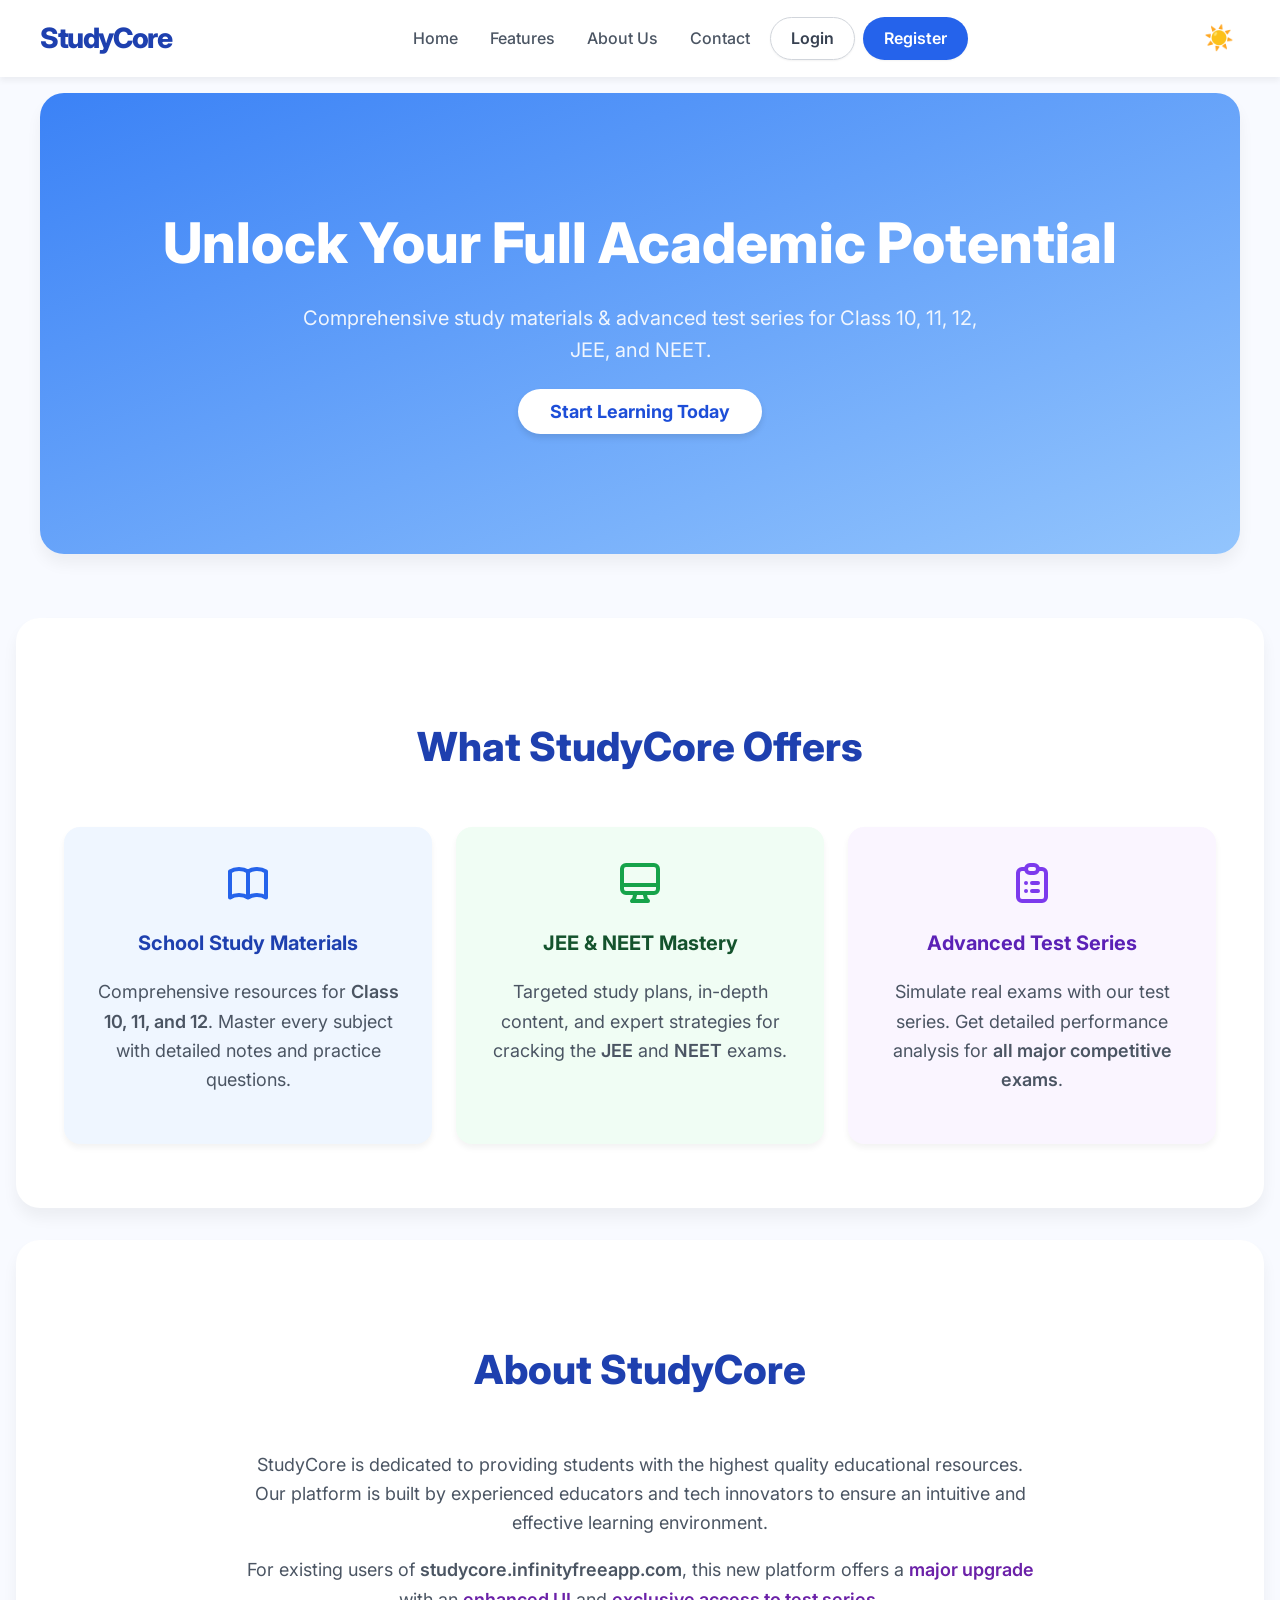
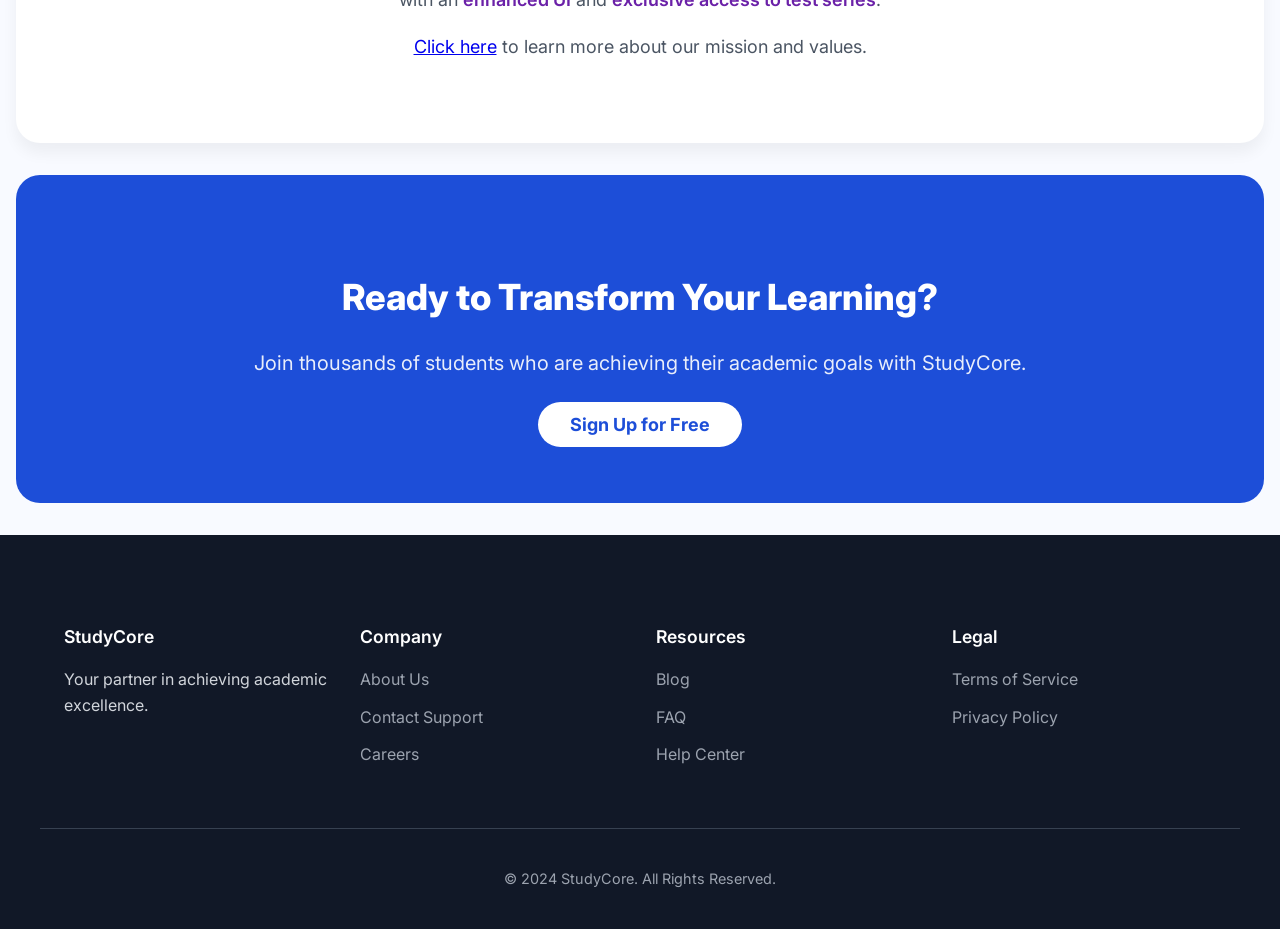
<file: index.html>
<!DOCTYPE html>
<html lang="en">
<head>
    <meta charset="UTF-8">
    <meta name="viewport" content="width=device-width, initial-scale=1.0">
    <title>StudyCore - Your Gateway to Academic Excellence</title>
    
    <!-- Google Fonts: Inter -->
    <link href="https://fonts.googleapis.com/css2?family=Inter:wght@400;500;600;700;800&display=swap" rel="stylesheet">

    <link rel="stylesheet" href="CSS/basicstyle.css">
</head>
<body>

    <!-- Navigation Bar -->
    <nav class="navbar">
        <div class="container navbar-content">
            <a href="#" class="navbar-brand">StudyCore</a>
            <!-- Links container with a new ID for JS targeting -->
            <div class="navbar-links" id="navbarLinks">
                <a href="#">Home</a>
                <a href="#features">Features</a>
                <a href="#about">About Us</a>
                <a href="#footer">Contact</a>
                <a href="Login/login.php" class="btn btn-secondary">Login</a>
                <a href="Login/register.php" class="btn btn-primary">Register</a>
            </div>
             <!-- Dark Mode Toggle and new Menu Toggle are grouped -->
            <div class="nav-controls">
                <button id="darkModeToggle" class="dark-mode-toggle" aria-label="Toggle dark mode">☀️</button>
                <!-- **NEW**: Hamburger Menu Button for mobile -->
                <button class="menu-toggle" id="menuToggle" aria-label="Toggle navigation menu">
                    <span class="hamburger-icon"></span>
                </button>
            </div>
        </div>
    </nav>

    <!-- Hero Section -->
    <header class="hero-section">
        <div class="container">
            <h1>Unlock Your Full Academic Potential</h1>
            <p>Comprehensive study materials & advanced test series for Class 10, 11, 12, JEE, and NEET.</p>
            <a href="Login/login.php" class="hero-btn">Start Learning Today</a>
        </div>
    </header>

    <main class="main-content">
        <!-- Features Section -->
        <section id="features" class="page-section">
            <div class="container">
                <h2>What StudyCore Offers</h2>
                <div class="feature-cards">
                    <div class="feature-card blue-bg">
                        <div class="icon-container"><svg fill="none" stroke="currentColor" viewBox="0 0 24 24" xmlns="http://www.w3.org/2000/svg"><path stroke-linecap="round" stroke-linejoin="round" stroke-width="2" d="M12 6.253v13m0-13C10.832 5.477 9.246 5 7.5 5S4.168 5.477 3 6.253v13C4.168 18.477 5.754 18 7.5 18s3.332.477 4.5 1.253m0-13C13.168 5.477 14.754 5 16.5 5c1.747 0 3.332.477 4.5 1.253v13C19.832 18.477 18.247 18 16.5 18c-1.746 0-3.332.477-4.5 1.253"></path></svg></div>
                        <h3>School Study Materials</h3>
                        <p>Comprehensive resources for <span class="font-semibold">Class 10, 11, and 12</span>. Master every subject with detailed notes and practice questions.</p>
                    </div>
                    <div class="feature-card green-bg">
                        <div class="icon-container"><svg fill="none" stroke="currentColor" viewBox="0 0 24 24" xmlns="http://www.w3.org/2000/svg"><path stroke-linecap="round" stroke-linejoin="round" stroke-width="2" d="M9.75 17L9 20l-1 1h8l-1-1-.75-3M3 13h18M5 17h14a2 2 0 002-2V5a2 2 0 00-2-2H5a2 2 0 00-2 2v10a2 2 0 002 2z"></path></svg></div>
                        <h3>JEE & NEET Mastery</h3>
                        <p>Targeted study plans, in-depth content, and expert strategies for cracking the <span class="font-semibold">JEE</span> and <span class="font-semibold">NEET</span> exams.</p>
                    </div>
                    <div class="feature-card purple-bg">
                        <div class="icon-container"><svg fill="none" stroke="currentColor" viewBox="0 0 24 24" xmlns="http://www.w3.org/2000/svg"><path stroke-linecap="round" stroke-linejoin="round" stroke-width="2" d="M9 5H7a2 2 0 00-2 2v12a2 2 0 002 2h10a2 2 0 002-2V7a2 2 0 00-2-2h-2M9 5a2 2 0 002 2h2a2 2 0 002-2M9 5a2 2 0 012-2h2a2 2 0 012 2m-3 7h3m-3 4h3m-6-4h.01M9 16h.01"></path></svg></div>
                        <h3>Advanced Test Series</h3>
                        <p>Simulate real exams with our test series. Get detailed performance analysis for <span class="font-semibold">all major competitive exams</span>.</p>
                    </div>
                </div>
            </div>
        </section>

        <!-- About Us Section -->
        <section id="about" class="page-section">
            <div class="container">
                <h2>About StudyCore</h2>
                <p>StudyCore is dedicated to providing students with the highest quality educational resources. Our platform is built by experienced educators and tech innovators to ensure an intuitive and effective learning environment.</p>
                <p>For existing users of <span class="font-semibold">studycore.infinityfreeapp.com</span>, this new platform offers a <span class="font-semibold text-purple-700">major upgrade</span> with an <span class="font-semibold text-purple-700">enhanced UI</span> and <span class="font-semibold text-purple-700">exclusive access to test series</span>.</p>
                <p><a href ="help/about.html">Click here</a> to learn more about our mission and values.</p>
            </div>
        </section>

        <!-- Call to Action Section -->
        <section class="cta-section">
            <div class="container">
                <h2>Ready to Transform Your Learning?</h2>
                <p>Join thousands of students who are achieving their academic goals with StudyCore.</p>
                <a href="Login/register.php" class="cta-btn">Sign Up for Free</a>
            </div>
        </section>
    </main>

    <!-- New Multi-Column Footer -->
    <footer class="main-footer" id="footer">
        <div class="container">
            <div class="footer-grid">
                <div>
                    <h4>StudyCore</h4>
                    <p>Your partner in achieving academic excellence.</p>
                </div>
                <div>
                    <h4>Company</h4>
                    <ul>
                        <li><a href="help/about.html">About Us</a></li>
                        <li><a href="help/contact.html">Contact Support</a></li>
                        <li><a href="help/careers.html">Careers</a></li>
                    </ul>
                </div>
                <div>
                    <h4>Resources</h4>
                    <ul>
                        <li><a href="help/blog.html">Blog</a></li>
                        <li><a href="help/faq.html">FAQ</a></li>
                        <li><a href="help/help.html">Help Center</a></li>
                    </ul>
                </div>
                <div>
                    <h4>Legal</h4>
                    <ul>
                        <li><a href="help/termsofservice.html">Terms of Service</a></li>
                        <li><a href="help/privacypolicy.html">Privacy Policy</a></li>
                    </ul>
                </div>
            </div>
            <div class="footer-bottom">
                <p>© 2024 StudyCore. All Rights Reserved.</p>
            </div>
        </div>
    </footer>
<!-- Renamed to script.js to reflect new functionality -->
<script src ="JS/script.js"></script>
</body>
</html>
</file>
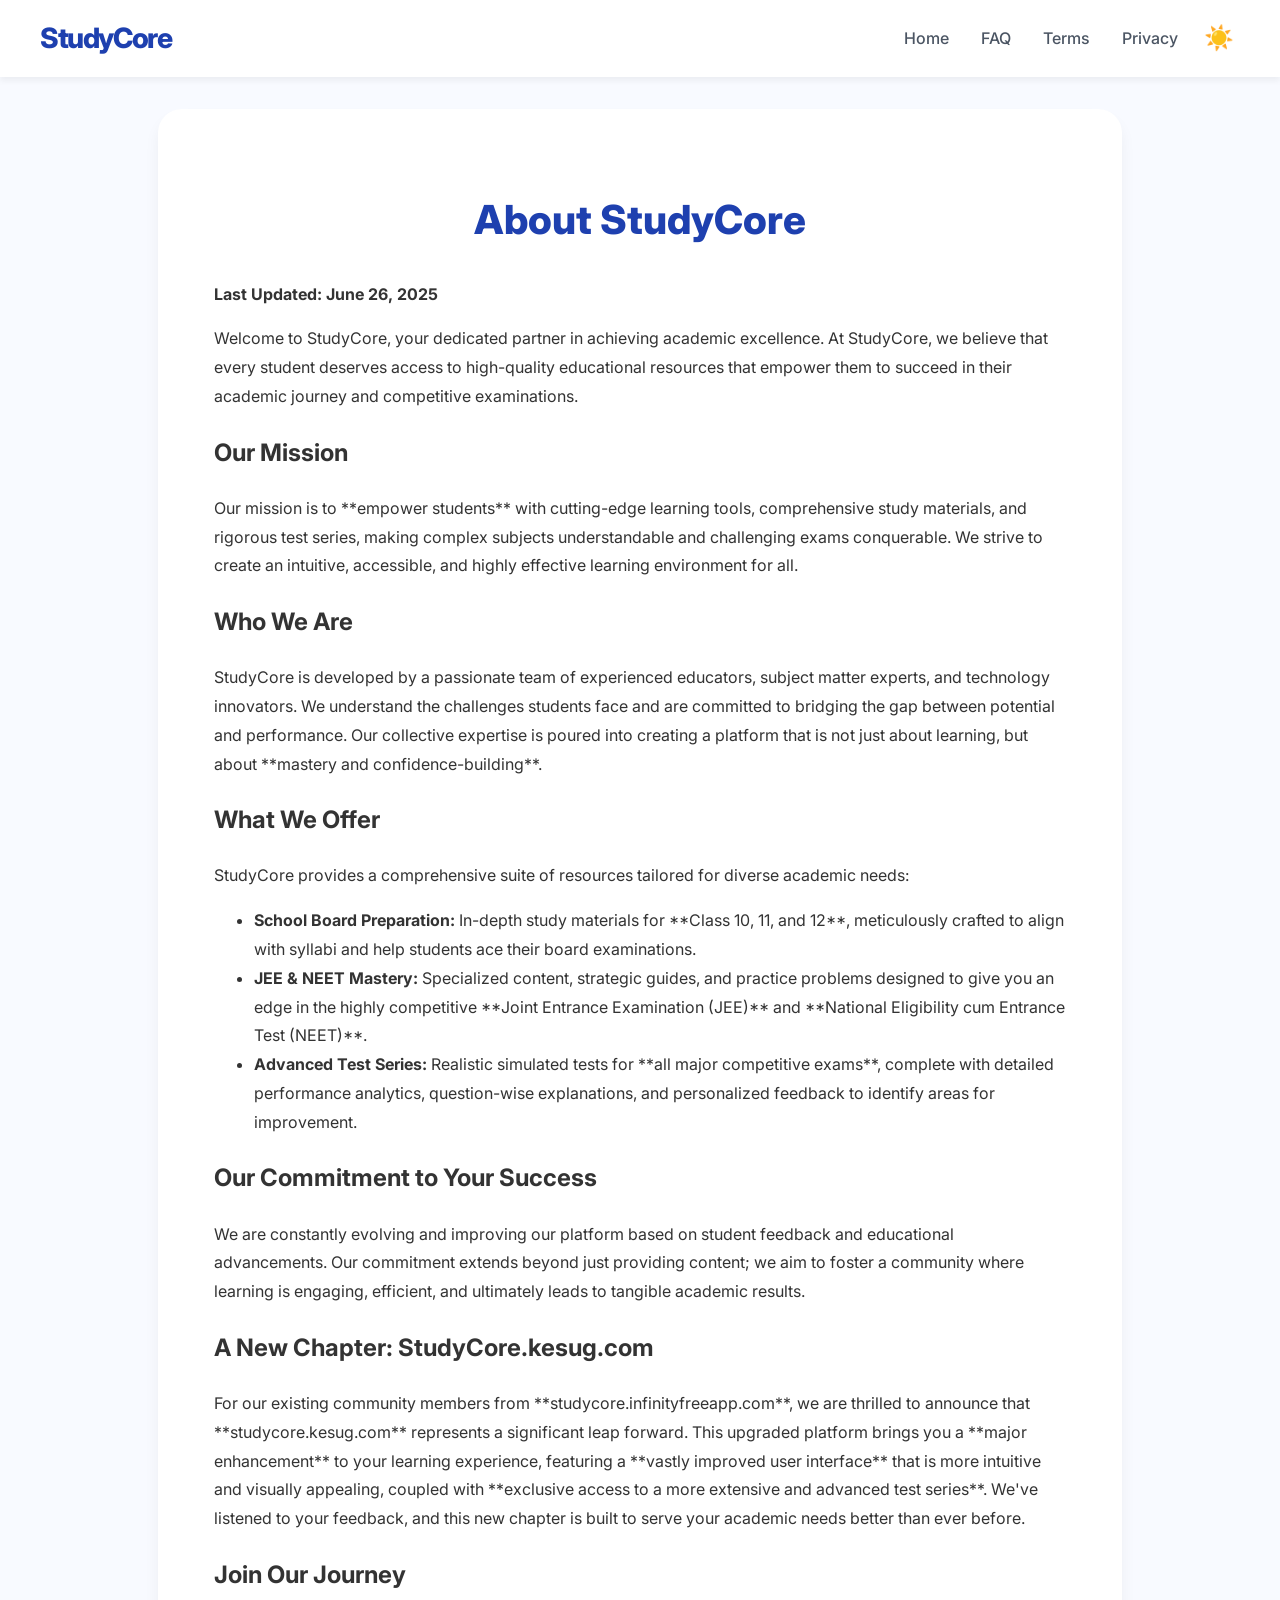
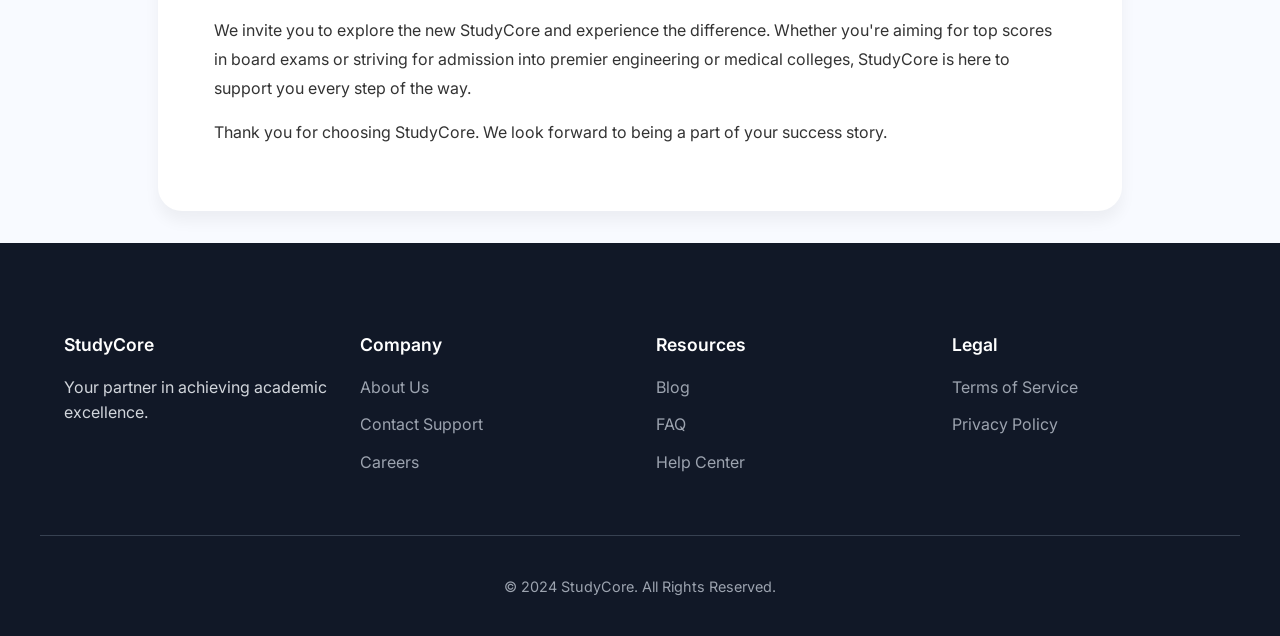
<file: help/about.html>
<!DOCTYPE html>
<html lang="en">
<head>
    <meta charset="UTF-8">
    <meta name="viewport" content="width=device-width, initial-scale=1.0">
    <title>StudyCore - About Us</title>
    
    <!-- Google Fonts: Inter -->
    <link href="https://fonts.googleapis.com/css2?family=Inter:wght@400;500;600;700;800&display=swap" rel="stylesheet">
    <link rel="stylesheet" href="../CSS/basicstyle.css">
</head>
<body>

    <!-- Navigation Bar -->
    <nav class="navbar">
        <div class="container navbar-content">
            <a href="../index.html" class="navbar-brand">StudyCore</a>
            <div class="navbar-links">
                <a href="index.html">Home</a>
                <a href="faq.html">FAQ</a>
                <a href="termsofservice.html">Terms</a>
                <a href="privacypolicy.html">Privacy</a>
                <button id="darkModeToggle" class="dark-mode-toggle" aria-label="Toggle dark mode">☀️</button>
            </div>
        </div>
    </nav>

    <main class="about-content">
        <div class="container">
            <h1>About StudyCore</h1>
            <p><strong>Last Updated: June 26, 2025</strong></p>

            <p>Welcome to StudyCore, your dedicated partner in achieving academic excellence. At StudyCore, we believe that every student deserves access to high-quality educational resources that empower them to succeed in their academic journey and competitive examinations.</p>

            <h2>Our Mission</h2>
            <p>Our mission is to **empower students** with cutting-edge learning tools, comprehensive study materials, and rigorous test series, making complex subjects understandable and challenging exams conquerable. We strive to create an intuitive, accessible, and highly effective learning environment for all.</p>

            <h2>Who We Are</h2>
            <p>StudyCore is developed by a passionate team of experienced educators, subject matter experts, and technology innovators. We understand the challenges students face and are committed to bridging the gap between potential and performance. Our collective expertise is poured into creating a platform that is not just about learning, but about **mastery and confidence-building**.</p>

            <h2>What We Offer</h2>
            <p>StudyCore provides a comprehensive suite of resources tailored for diverse academic needs:</p>
            <ul>
                <li><strong>School Board Preparation:</strong> In-depth study materials for **Class 10, 11, and 12**, meticulously crafted to align with syllabi and help students ace their board examinations.</li>
                <li><strong>JEE & NEET Mastery:</strong> Specialized content, strategic guides, and practice problems designed to give you an edge in the highly competitive **Joint Entrance Examination (JEE)** and **National Eligibility cum Entrance Test (NEET)**.</li>
                <li><strong>Advanced Test Series:</strong> Realistic simulated tests for **all major competitive exams**, complete with detailed performance analytics, question-wise explanations, and personalized feedback to identify areas for improvement.</li>
            </ul>

            <h2>Our Commitment to Your Success</h2>
            <p>We are constantly evolving and improving our platform based on student feedback and educational advancements. Our commitment extends beyond just providing content; we aim to foster a community where learning is engaging, efficient, and ultimately leads to tangible academic results.</p>

            <h2>A New Chapter: StudyCore.kesug.com</h2>
            <p>For our existing community members from **studycore.infinityfreeapp.com**, we are thrilled to announce that **studycore.kesug.com** represents a significant leap forward. This upgraded platform brings you a **major enhancement** to your learning experience, featuring a **vastly improved user interface** that is more intuitive and visually appealing, coupled with **exclusive access to a more extensive and advanced test series**. We've listened to your feedback, and this new chapter is built to serve your academic needs better than ever before.</p>

            <h2>Join Our Journey</h2>
            <p>We invite you to explore the new StudyCore and experience the difference. Whether you're aiming for top scores in board exams or striving for admission into premier engineering or medical colleges, StudyCore is here to support you every step of the way.</p>

            <p>Thank you for choosing StudyCore. We look forward to being a part of your success story.</p>
        </div>
    </main>

    <!-- Footer (consistent with other pages) -->
    <footer class="main-footer">
        <div class="container">
            <div class="footer-grid">
                <div>
                    <h4>StudyCore</h4>
                    <p>Your partner in achieving academic excellence.</p>
                </div>
                <div>
                    <h4>Company</h4>
                    <ul>
                        <li><a href="about.html">About Us</a></li>
                        <li><a href="contact.html">Contact Support</a></li>
                        <li><a href="careers.html">Careers</a></li>
                    </ul>
                </div>
                <div>
                    <h4>Resources</h4>
                    <ul>
                        <li><a href="blog.html">Blog</a></li>
                        <li><a href="faq.html">FAQ</a></li>
                        <li><a href="help.html">Help Center</a></li>
                    </ul>
                </div>
                <div>
                    <h4>Legal</h4>
                    <ul>
                        <li><a href="terms.html">Terms of Service</a></li>
                        <li><a href="privacy.html">Privacy Policy</a></li>
                    </ul>
                </div>
            </div>
            <div class="footer-bottom">
                <p>© 2024 StudyCore. All Rights Reserved.</p>
            </div>
        </div>
    </footer>

    <script src="../JS/script.js"></script>
</body>
</html>
</file>
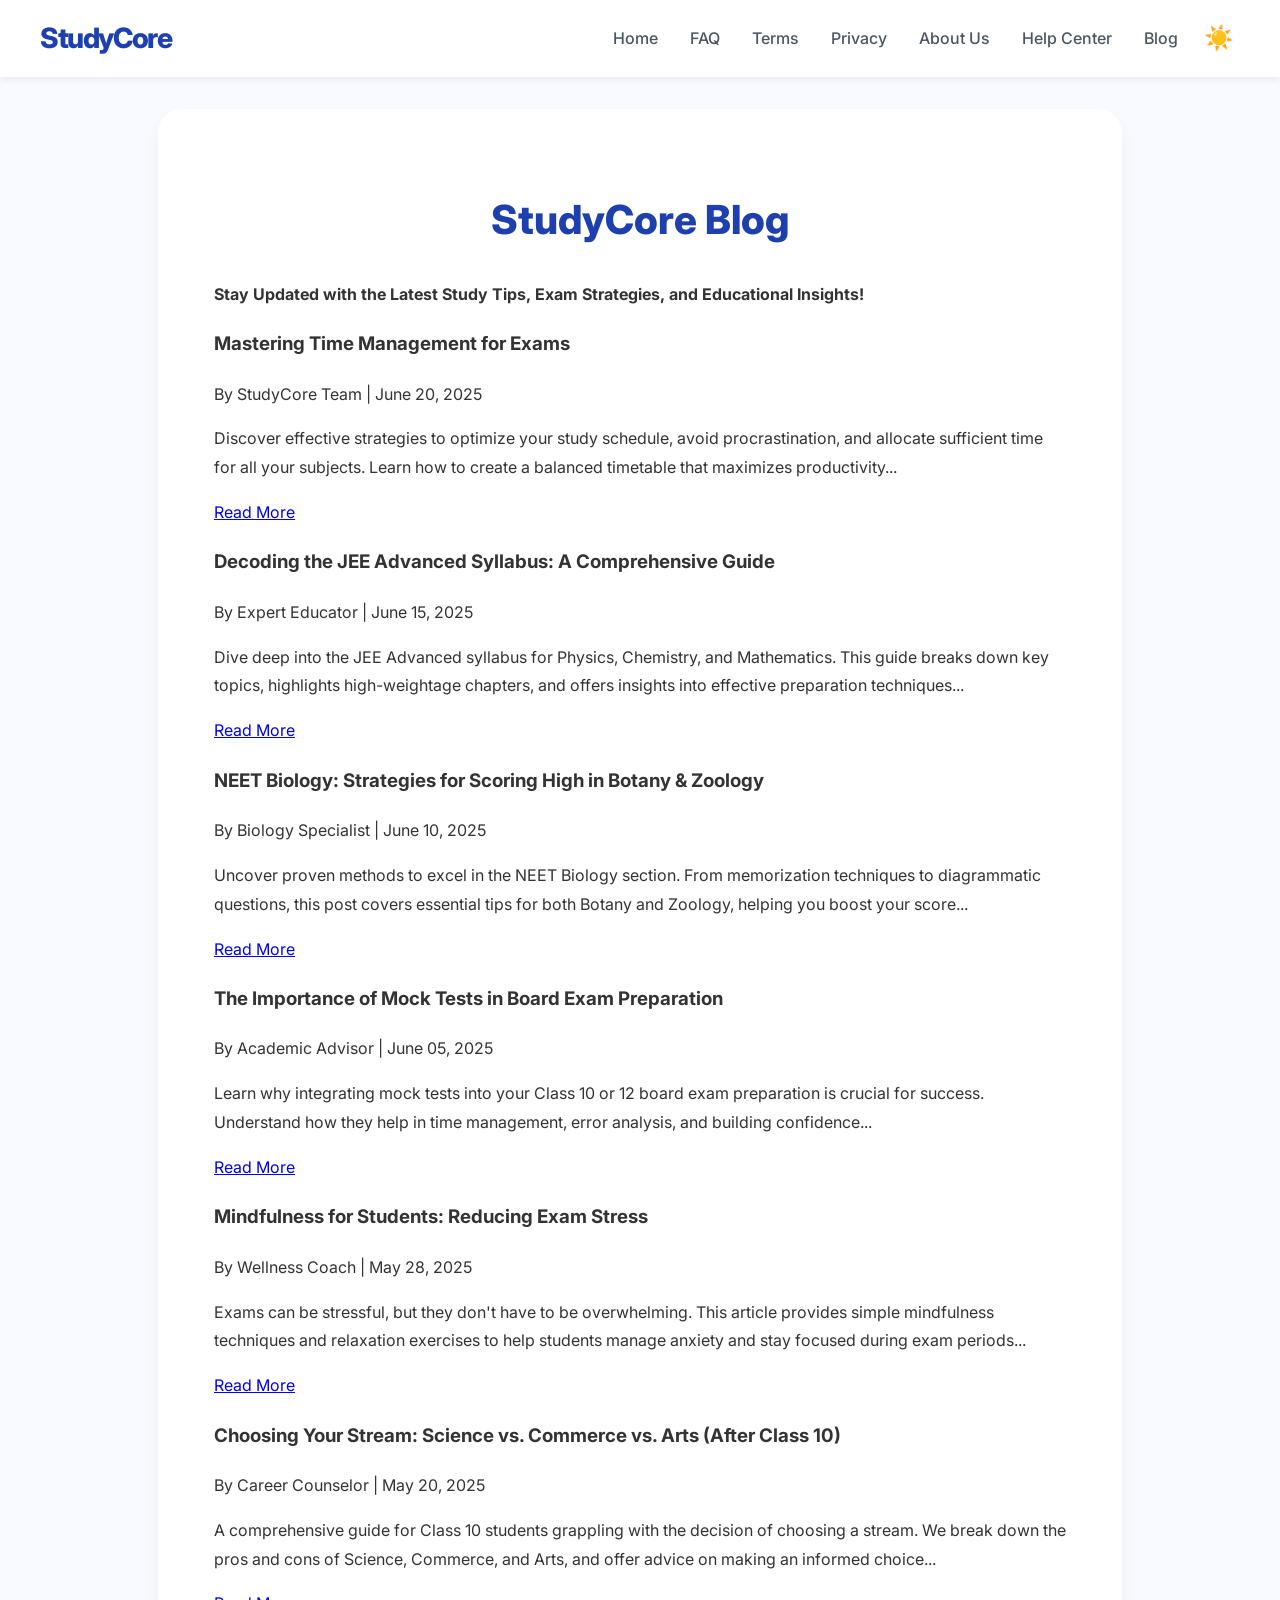
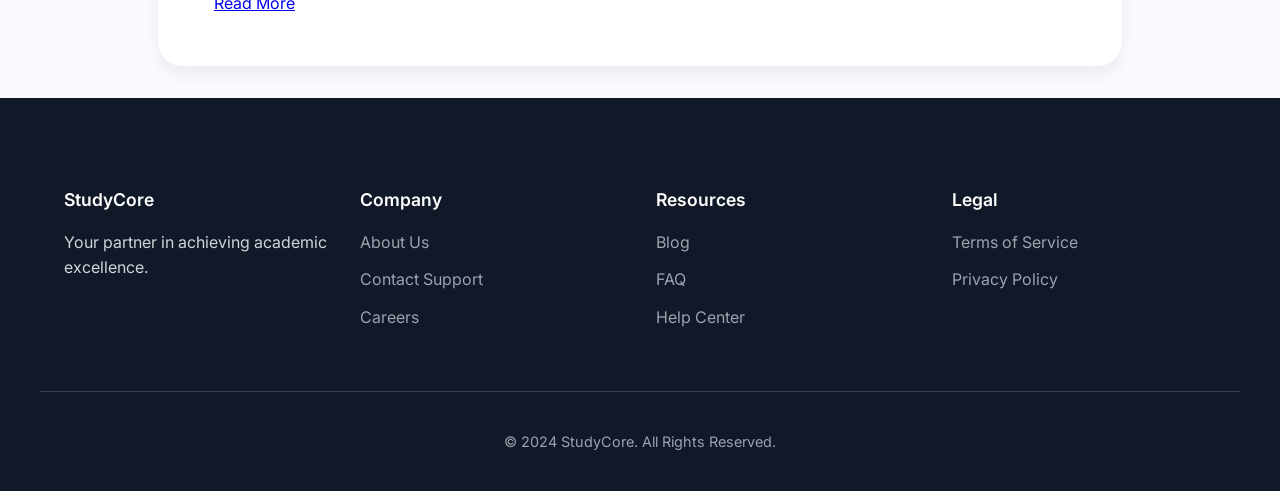
<file: help/blog.html>
<!DOCTYPE html>
<html lang="en">
<head>
    <meta charset="UTF-8">
    <meta name="viewport" content="width=device-width, initial-scale=1.0">
    <title>StudyCore - Our Blog</title>
    
    <!-- Google Fonts: Inter -->
    <link href="https://fonts.googleapis.com/css2?family=Inter:wght@400;500;600;700;800&display=swap" rel="stylesheet">
    <link rel="stylesheet" href="../CSS/basicstyle.css">
</head>
<body>

    <!-- Navigation Bar -->
    <nav class="navbar">
        <div class="container navbar-content">
            <a href="index.html" class="navbar-brand">StudyCore</a>
            <div class="navbar-links">
                <a href="../index.html">Home</a>
                <a href="faq.html">FAQ</a>
                <a href="termsofservice.html">Terms</a>
                <a href="privacypolicy.html">Privacy</a>
                <a href="about.html">About Us</a>
                <a href="help.html">Help Center</a>
                <a href="blog.html">Blog</a> <!-- Added Blog link -->
                <button id="darkModeToggle" class="dark-mode-toggle" aria-label="Toggle dark mode">☀️</button>
            </div>
        </div>
    </nav>

    <main class="blog-content">
        <div class="container">
            <h1>StudyCore Blog</h1>
            <p><strong>Stay Updated with the Latest Study Tips, Exam Strategies, and Educational Insights!</strong></p>

            <div class="blog-posts-grid">
                <!-- Blog Post 1 -->
                <div class="blog-post-card">
                    <div>
                        <h3>Mastering Time Management for Exams</h3>
                        <p class="blog-meta">By StudyCore Team | June 20, 2025</p>
                        <p>Discover effective strategies to optimize your study schedule, avoid procrastination, and allocate sufficient time for all your subjects. Learn how to create a balanced timetable that maximizes productivity...</p>
                    </div>
                    <a href="#" class="read-more-btn">Read More</a>
                </div>

                <!-- Blog Post 2 -->
                <div class="blog-post-card">
                    <div>
                        <h3>Decoding the JEE Advanced Syllabus: A Comprehensive Guide</h3>
                        <p class="blog-meta">By Expert Educator | June 15, 2025</p>
                        <p>Dive deep into the JEE Advanced syllabus for Physics, Chemistry, and Mathematics. This guide breaks down key topics, highlights high-weightage chapters, and offers insights into effective preparation techniques...</p>
                    </div>
                    <a href="#" class="read-more-btn">Read More</a>
                </div>

                <!-- Blog Post 3 -->
                <div class="blog-post-card">
                    <div>
                        <h3>NEET Biology: Strategies for Scoring High in Botany & Zoology</h3>
                        <p class="blog-meta">By Biology Specialist | June 10, 2025</p>
                        <p>Uncover proven methods to excel in the NEET Biology section. From memorization techniques to diagrammatic questions, this post covers essential tips for both Botany and Zoology, helping you boost your score...</p>
                    </div>
                    <a href="#" class="read-more-btn">Read More</a>
                </div>

                <!-- Blog Post 4 -->
                <div class="blog-post-card">
                    <div>
                        <h3>The Importance of Mock Tests in Board Exam Preparation</h3>
                        <p class="blog-meta">By Academic Advisor | June 05, 2025</p>
                        <p>Learn why integrating mock tests into your Class 10 or 12 board exam preparation is crucial for success. Understand how they help in time management, error analysis, and building confidence...</p>
                    </div>
                    <a href="#" class="read-more-btn">Read More</a>
                </div>

                <!-- Blog Post 5 -->
                <div class="blog-post-card">
                    <div>
                        <h3>Mindfulness for Students: Reducing Exam Stress</h3>
                        <p class="blog-meta">By Wellness Coach | May 28, 2025</p>
                        <p>Exams can be stressful, but they don't have to be overwhelming. This article provides simple mindfulness techniques and relaxation exercises to help students manage anxiety and stay focused during exam periods...</p>
                    </div>
                    <a href="#" class="read-more-btn">Read More</a>
                </div>

                <!-- Blog Post 6 -->
                <div class="blog-post-card">
                    <div>
                        <h3>Choosing Your Stream: Science vs. Commerce vs. Arts (After Class 10)</h3>
                        <p class="blog-meta">By Career Counselor | May 20, 2025</p>
                        <p>A comprehensive guide for Class 10 students grappling with the decision of choosing a stream. We break down the pros and cons of Science, Commerce, and Arts, and offer advice on making an informed choice...</p>
                    </div>
                    <a href="#" class="read-more-btn">Read More</a>
                </div>

            </div>
        </div>
    </main>

    <!-- Footer (consistent with other pages) -->
    <footer class="main-footer">
        <div class="container">
            <div class="footer-grid">
                <div>
                    <h4>StudyCore</h4>
                    <p>Your partner in achieving academic excellence.</p>
                </div>
                <div>
                    <h4>Company</h4>
                    <ul>
                        <li><a href="about.html">About Us</a></li>
                        <li><a href="contact.html">Contact Support</a></li>
                        <li><a href="careers.html">Careers</a></li>
                    </ul>
                </div>
                <div>
                    <h4>Resources</h4>
                    <ul>
                        <li><a href="blog.html">Blog</a></li> <!-- Updated link for Blog -->
                        <li><a href="faq.html">FAQ</a></li>
                        <li><a href="help.html">Help Center</a></li>
                    </ul>
                </div>
                <div>
                    <h4>Legal</h4>
                    <ul>
                        <li><a href="terms.html">Terms of Service</a></li>
                        <li><a href="privacy.html">Privacy Policy</a></li>
                    </ul>
                </div>
            </div>
            <div class="footer-bottom">
                <p>© 2024 StudyCore. All Rights Reserved.</p>
            </div>
        </div>
    </footer>

    <script src="../JS/script.js"></script>
</body> 
</html>
</file>
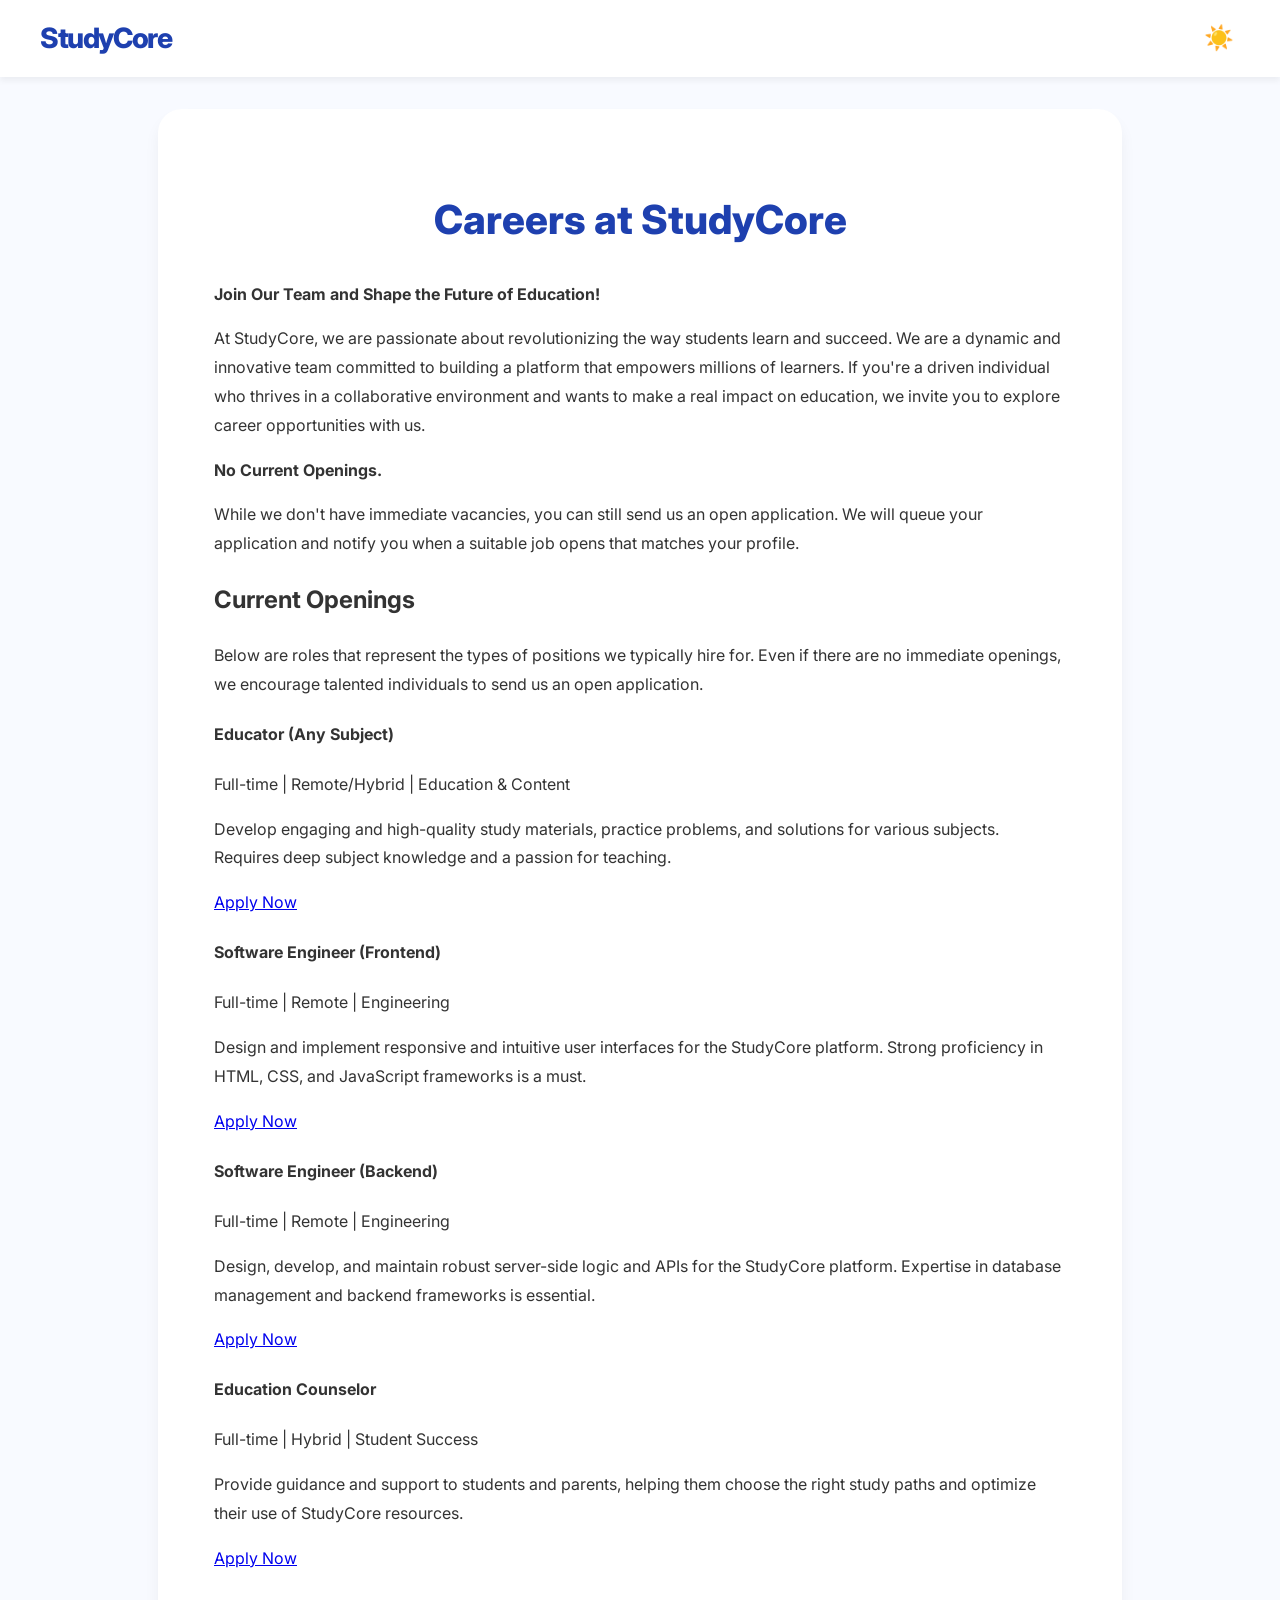
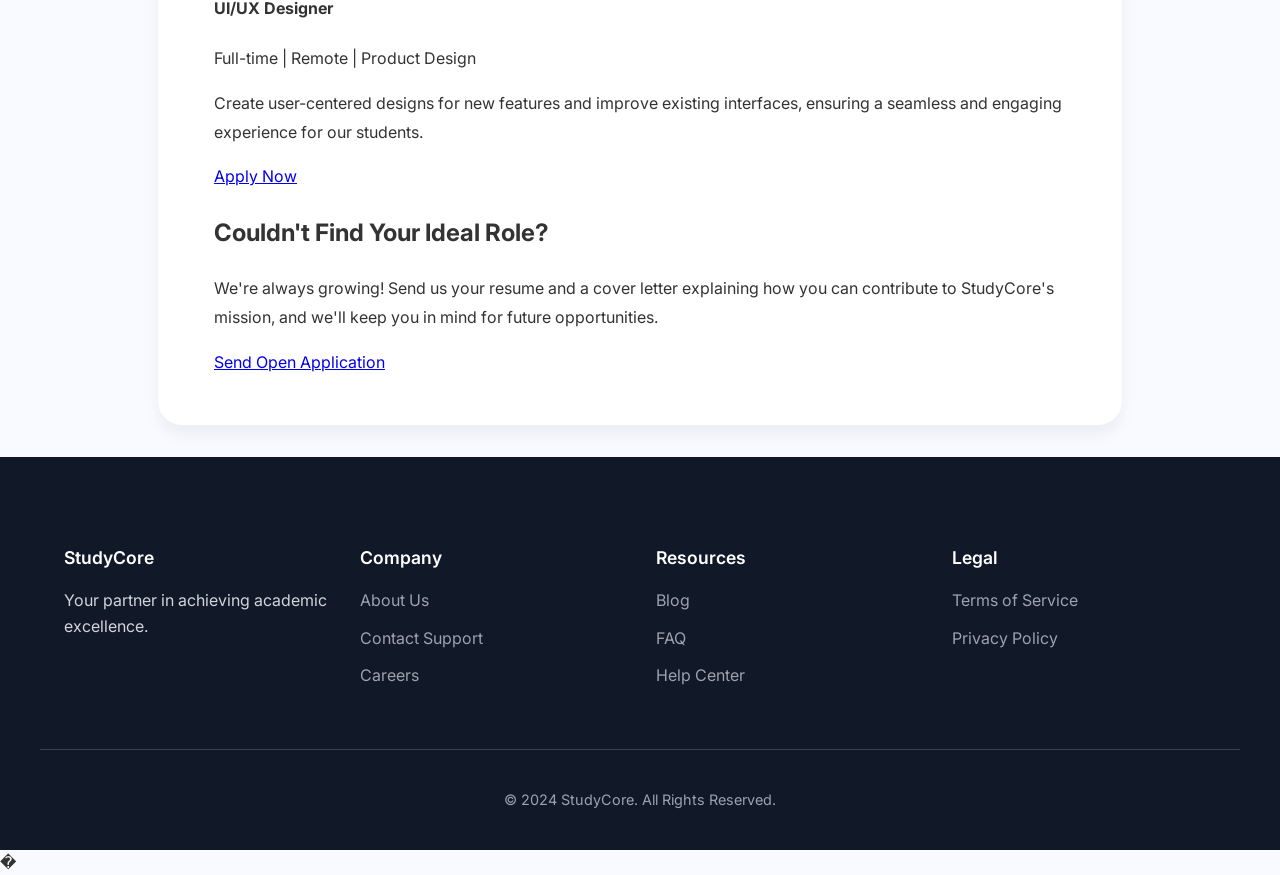
<file: help/careers.html>
<!DOCTYPE html>
<html lang="en">
<head>
    <meta charset="UTF-8">
    <meta name="viewport" content="width=device-width, initial-scale=1.0">
    <title>StudyCore - Careers</title>
    
    <!-- Google Fonts: Inter -->
    <link href="https://fonts.googleapis.com/css2?family=Inter:wght@400;500;600;700;800&display=swap" rel="stylesheet">
    <link rel="stylesheet" href="../CSS/basicstyle.css">
</head>
<body>

    <!-- Navigation Bar -->
    <nav class="navbar">
        <div class="container navbar-content">
            <a href="../index.html" class="navbar-brand">StudyCore</a>
            <div class="navbar-links">
                <button id="darkModeToggle" class="dark-mode-toggle" aria-label="Toggle dark mode">☀️</button>
            </div>
        </div>
    </nav>

    <main class="careers-content">
        <div class="container">
            <h1>Careers at StudyCore</h1>
            <p><strong>Join Our Team and Shape the Future of Education!</strong></p>

            <p>At StudyCore, we are passionate about revolutionizing the way students learn and succeed. We are a dynamic and innovative team committed to building a platform that empowers millions of learners. If you're a driven individual who thrives in a collaborative environment and wants to make a real impact on education, we invite you to explore career opportunities with us.</p>

            <!-- Notice for No Current Openings -->
            <div class="no-openings-notice">
                <strong>No Current Openings.</strong>
                <p>While we don't have immediate vacancies, you can still send us an open application. We will queue your application and notify you when a suitable job opens that matches your profile.</p>
            </div>

            <h2>Current Openings</h2>
            <p>Below are roles that represent the types of positions we typically hire for. Even if there are no immediate openings, we encourage talented individuals to send us an open application.</p>

            <div class="job-openings-grid">
                <!-- Job Opening 1: Educator (Any Subject) -->
                <div class="job-card">
                    <div>
                        <h4>Educator (Any Subject)</h4>
                        <p class="job-meta">Full-time | Remote/Hybrid | Education & Content</p>
                        <p>Develop engaging and high-quality study materials, practice problems, and solutions for various subjects. Requires deep subject knowledge and a passion for teaching.</p>
                    </div>
                    <a href="#" class="apply-btn">Apply Now</a>
                </div>

                <!-- Job Opening 2: Software Engineer (Frontend) -->
                <div class="job-card">
                    <div>
                        <h4>Software Engineer (Frontend)</h4>
                        <p class="job-meta">Full-time | Remote | Engineering</p>
                        <p>Design and implement responsive and intuitive user interfaces for the StudyCore platform. Strong proficiency in HTML, CSS, and JavaScript frameworks is a must.</p>
                    </div>
                    <a href="#" class="apply-btn">Apply Now</a>
                </div>

                <!-- Job Opening 3: Software Engineer (Backend) -->
                <div class="job-card">
                    <div>
                        <h4>Software Engineer (Backend)</h4>
                        <p class="job-meta">Full-time | Remote | Engineering</p>
                        <p>Design, develop, and maintain robust server-side logic and APIs for the StudyCore platform. Expertise in database management and backend frameworks is essential.</p>
                    </div>
                    <a href="#" class="apply-btn">Apply Now</a>
                </div>

                <!-- Job Opening 4: Education Counselor -->
                <div class="job-card">
                    <div>
                        <h4>Education Counselor</h4>
                        <p class="job-meta">Full-time | Hybrid | Student Success</p>
                        <p>Provide guidance and support to students and parents, helping them choose the right study paths and optimize their use of StudyCore resources.</p>
                    </div>
                    <a href="#" class="apply-btn">Apply Now</a>
                </div>

                <!-- Job Opening 5: UI/UX Designer -->
                <div class="job-card">
                    <div>
                        <h4>UI/UX Designer</h4>
                        <p class="job-meta">Full-time | Remote | Product Design</p>
                        <p>Create user-centered designs for new features and improve existing interfaces, ensuring a seamless and engaging experience for our students.</p>
                    </div>
                    <a href="#" class="apply-btn">Apply Now</a>
                </div>

            </div>

            <div class="cta-apply">
                <h2>Couldn't Find Your Ideal Role?</h2>
                <p>We're always growing! Send us your resume and a cover letter explaining how you can contribute to StudyCore's mission, and we'll keep you in mind for future opportunities.</p>
                <a href="mailto:careers@studycore.com?subject=Open Application for StudyCore" class="apply-now-btn">Send Open Application</a>
            </div>
        </div>
    </main>

    <!-- Footer (consistent with other pages) -->
    <footer class="main-footer">
        <div class="container">
            <div class="footer-grid">
                <div>
                    <h4>StudyCore</h4>
                    <p>Your partner in achieving academic excellence.</p>
                </div>
                <div>
                    <h4>Company</h4>
                    <ul>
                        <li><a href="about.html">About Us</a></li>
                        <li><a href="contact.html">Contact Support</a></li>
                        <li><a href="careers.html">Careers</a></li> <!-- Self-referential -->
                    </ul>
                </div>
                <div>
                    <h4>Resources</h4>
                    <ul>
                        <li><a href="blog.html">Blog</a></li>
                        <li><a href="faq.html">FAQ</a></li>
                        <li><a href="help.html">Help Center</a></li>
                    </ul>
                </div>
                <div>
                    <h4>Legal</h4>
                    <ul>
                        <li><a href="terms.html">Terms of Service</a></li>
                        <li><a href="privacy.html">Privacy Policy</a></li>
                    </ul>
                </div>
            </div>
            <div class="footer-bottom">
                <p>© 2024 StudyCore. All Rights Reserved.</p>
            </div>
        </div>
    </footer>

    <script src="../JS/script.js"></script>
</body>
</html>
�
</file>
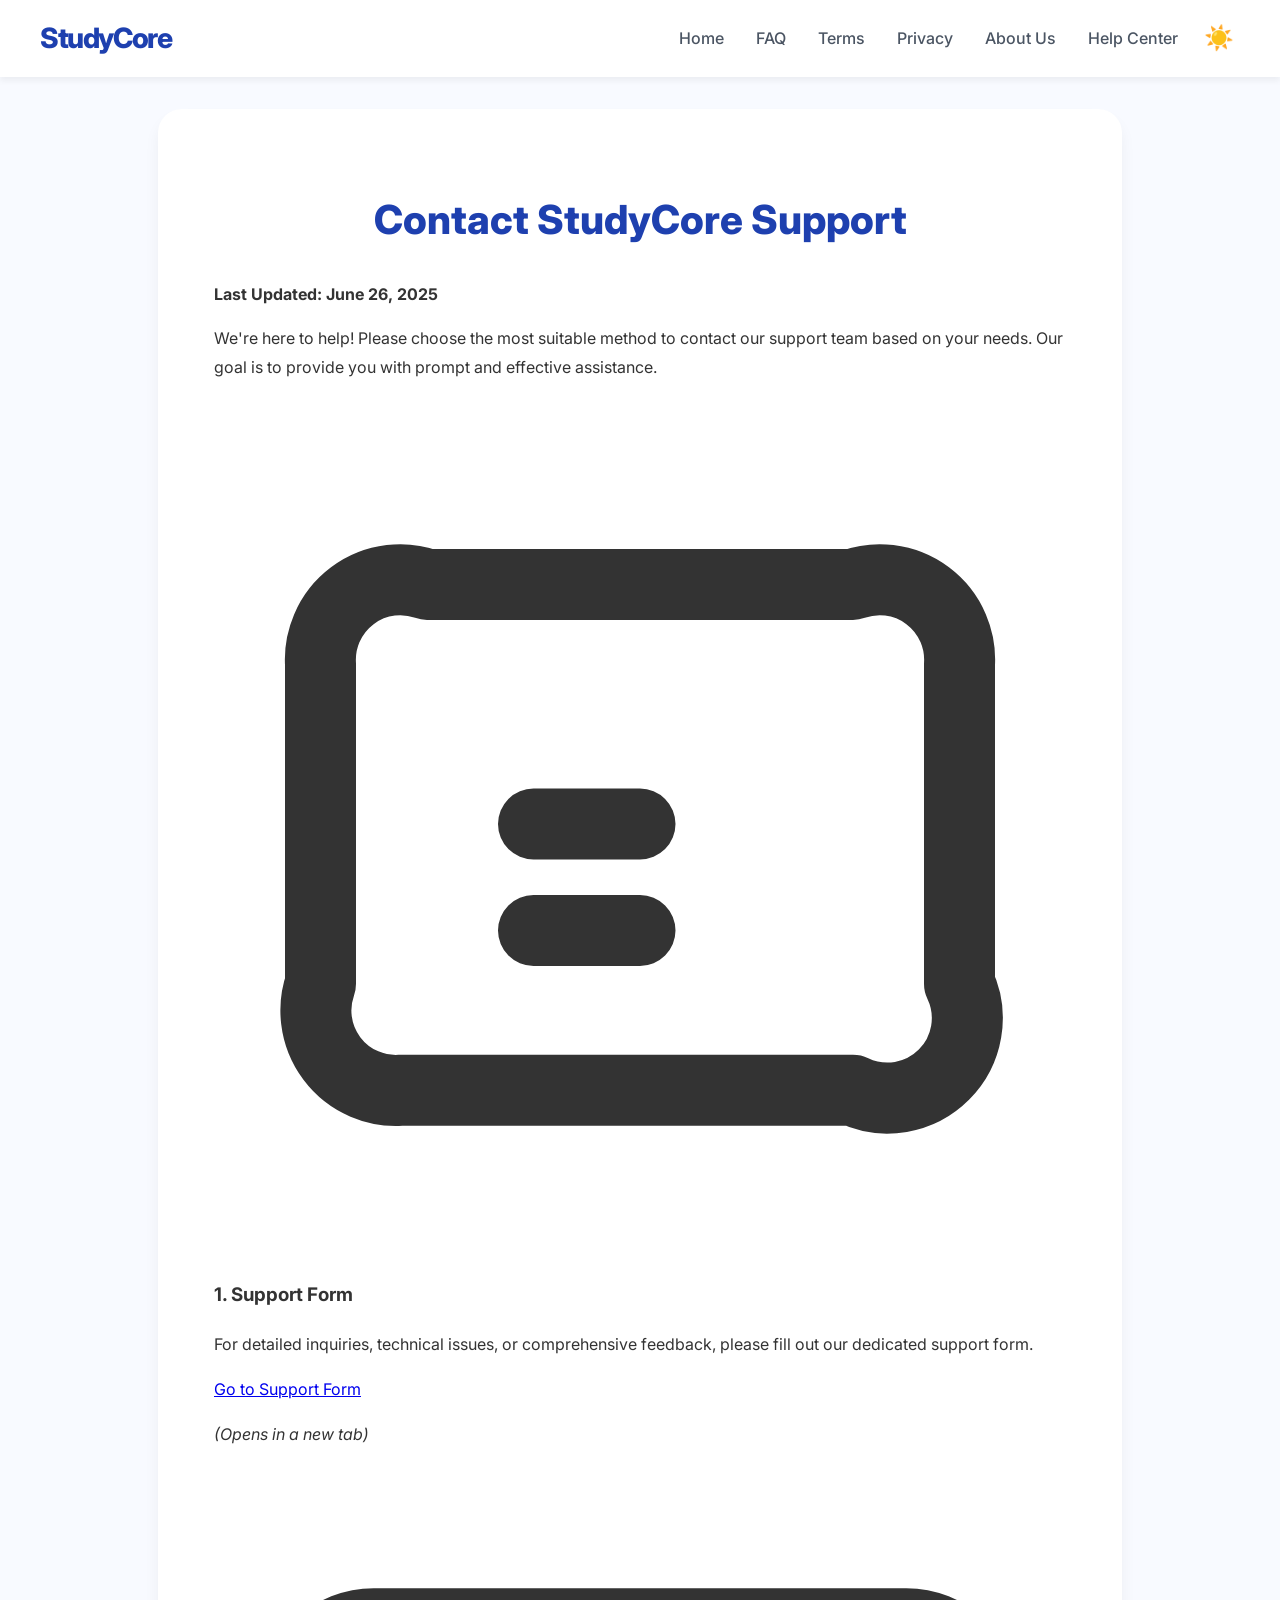
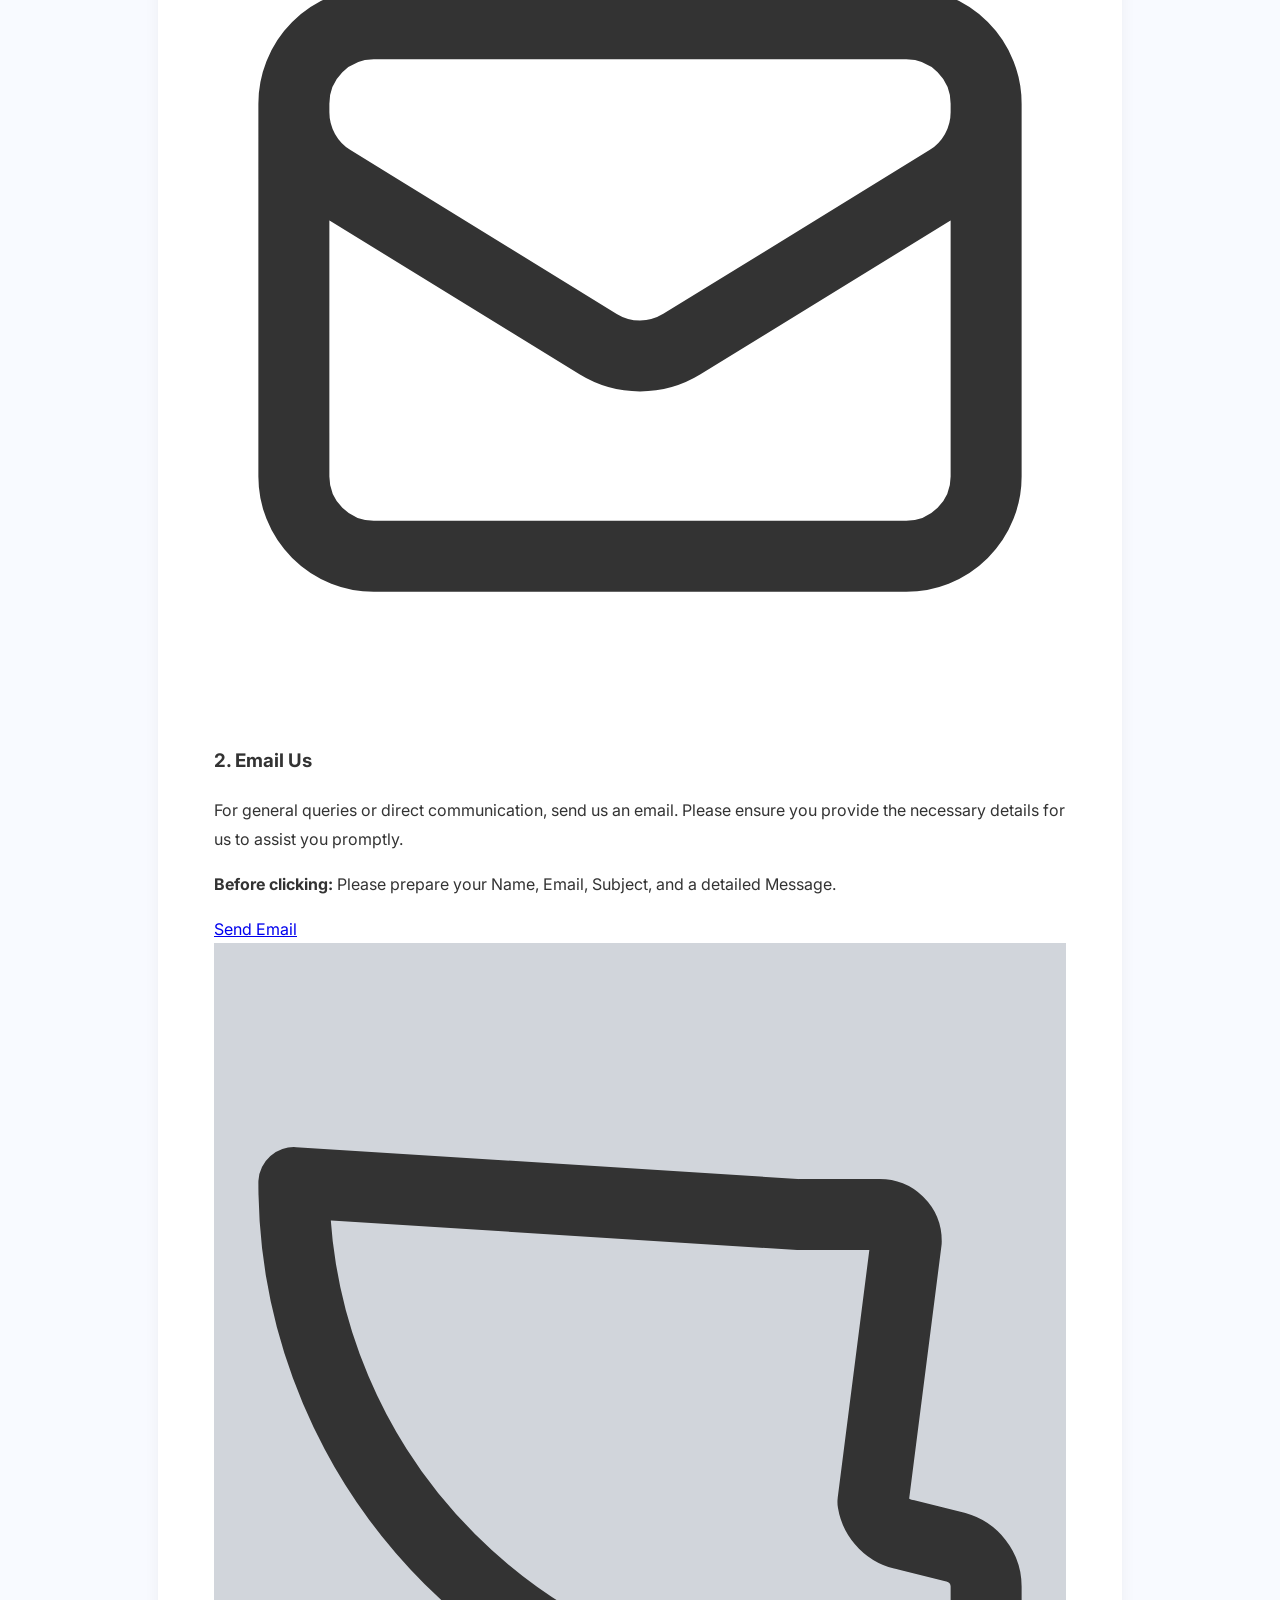
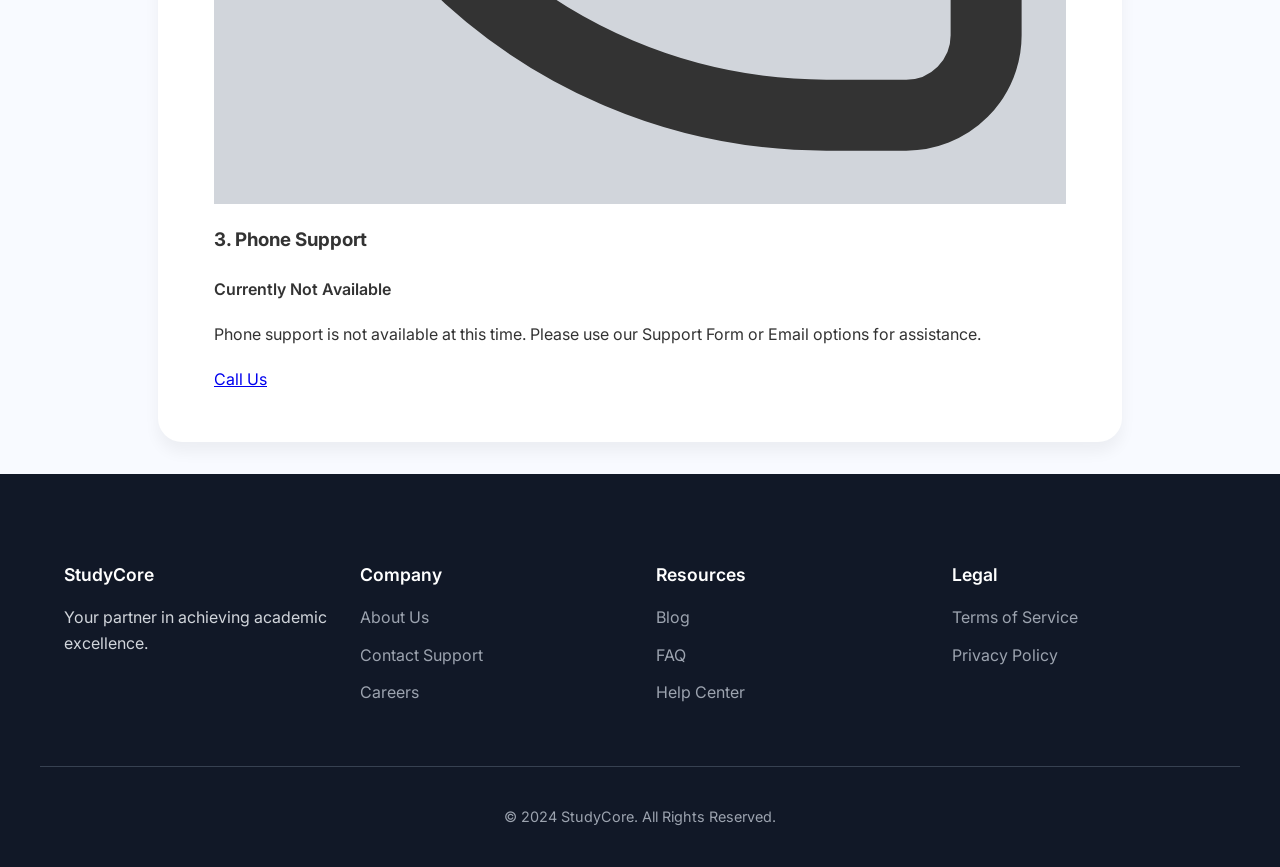
<file: help/contact.html>
<!DOCTYPE html>
<html lang="en">
<head>
    <meta charset="UTF-8">
    <meta name="viewport" content="width=device-width, initial-scale=1.0">
    <title>StudyCore - Contact Support</title>
    
    <!-- Google Fonts: Inter -->
    <link href="https://fonts.googleapis.com/css2?family=Inter:wght@400;500;600;700;800&display=swap" rel="stylesheet">
     <link rel="stylesheet" href="../CSS/basicstyle.css">
</head>
<body>

    <!-- Navigation Bar -->
    <nav class="navbar">
        <div class="container navbar-content">
            <a href="index.html" class="navbar-brand">StudyCore</a>
            <div class="navbar-links">
                <a href="../index.html">Home</a>
                <a href="faq.html">FAQ</a>
                <a href="termsofservice.html">Terms</a>
                <a href="privacypolicy.html">Privacy</a>
                <a href="about.html">About Us</a>
                <a href="help.html">Help Center</a>
                <button id="darkModeToggle" class="dark-mode-toggle" aria-label="Toggle dark mode">☀️</button>
            </div>
        </div>
    </nav>

    <main class="contact-content">
        <div class="container">
            <h1>Contact StudyCore Support</h1>
            <p><strong>Last Updated: June 26, 2025</strong></p>

            <p>We're here to help! Please choose the most suitable method to contact our support team based on your needs. Our goal is to provide you with prompt and effective assistance.</p>

            <div class="contact-methods">
                <!-- Method 1: Support Form (Google Forms) -->
                <div class="contact-card">
                    <div class="icon-circle">
                        <svg fill="none" stroke="currentColor" stroke-width="2" viewBox="0 0 24 24" xmlns="http://www.w3.org/2000/svg" aria-hidden="true">
                            <path stroke-linecap="round" stroke-linejoin="round" d="M9 12h3m-3 3h3m-6 4.5h12A2.25 2.25 0 0021 16.5V7.5A2.25 2.25 0 0018 5.25H6A2.25 2.25 0 003 7.5v9A2.25 2.25 0 005.25 19.5h1.5"></path>
                        </svg>
                    </div>
                    <h3>1. Support Form</h3>
                    <p>For detailed inquiries, technical issues, or comprehensive feedback, please fill out our dedicated support form.</p>
                    <a href="https://forms.gle/uhAapccqZT93yALe8" target="_blank" class="btn">Go to Support Form</a>
                    <p class="mt-2 text-sm text-gray-500"><em>(Opens in a new tab)</em></p>
                </div>

                <!-- Method 2: Email Support -->
                <div class="contact-card">
                    <div class="icon-circle">
                        <svg fill="none" stroke="currentColor" stroke-width="2" viewBox="0 0 24 24" xmlns="http://www.w3.org/2000/svg" aria-hidden="true">
                            <path stroke-linecap="round" stroke-linejoin="round" d="M21.75 6.75v10.5a2.25 2.25 0 01-2.25 2.25h-15a2.25 2.25 0 01-2.25-2.25V6.75m19.5 0A2.25 2.25 0 0019.5 4.5h-15a2.25 2.25 0 00-2.25 2.25m19.5 0v.243a2.25 2.25 0 01-1.07 1.916l-7.5 4.615a2.25 2.25 0 01-2.36 0L3.32 8.91a2.25 2.25 0 01-1.07-1.916V6.75"></path>
                        </svg>
                    </div>
                    <h3>2. Email Us</h3>
                    <p>For general queries or direct communication, send us an email. Please ensure you provide the necessary details for us to assist you promptly.</p>
                    <p class="text-sm italic mb-3"><strong>Before clicking:</strong> Please prepare your Name, Email, Subject, and a detailed Message.</p>
                    <a id="emailSupportBtn" href="#" class="btn">Send Email</a>
                </div>

                <!-- Method 3: Phone Support (Not Available) -->
                <div class="contact-card contact-card-not-available">
                    <div class="icon-circle" style="background-color: var(--secondary-button-border);">
                        <svg fill="none" stroke="currentColor" stroke-width="2" viewBox="0 0 24 24" xmlns="http://www.w3.org/2000/svg" aria-hidden="true">
                            <path stroke-linecap="round" stroke-linejoin="round" d="M2.25 6.75c0 8.284 6.716 15 15 15h2.25a2.25 2.25 0 002.25-2.25v-1.372c0-.516-.351-.966-.852-1.106l-1.412-.353a1.125 1.125 0 01-.924-.924L19.5 8.4c0-.424-.336-.75-.75-.75h-2.257z"></path>
                        </svg>
                    </div>
                    <h3>3. Phone Support</h3>
                    <p class="text-red-500 font-semibold">Currently Not Available</p>
                    <p>Phone support is not available at this time. Please use our Support Form or Email options for assistance.</p>
                    <a href="#" class="btn disabled" onclick="return false;">Call Us</a>
                </div>
            </div>
        </div>
    </main>

    <!-- Footer (consistent with other pages) -->
    <footer class="main-footer">
        <div class="container">
            <div class="footer-grid">
                <div>
                    <h4>StudyCore</h4>
                    <p>Your partner in achieving academic excellence.</p>
                </div>
                <div>
                    <h4>Company</h4>
                    <ul>
                        <li><a href="about.html">About Us</a></li>
                        <li><a href="contact.html">Contact Support</a></li> <!-- Self-referential -->
                        <li><a href="careers.html">Careers</a></li>
                    </ul>
                </div>
                <div>
                    <h4>Resources</h4>
                    <ul>
                        <li><a href="blog.html">Blog</a></li>
                        <li><a href="faq.html">FAQ</a></li>
                        <li><a href="help.html">Help Center</a></li>
                    </ul>
                </div>
                <div>
                    <h4>Legal</h4>
                    <ul>
                        <li><a href="termsofservice.html">Terms of Service</a></li>
                        <li><a href="privacypolicy.html">Privacy Policy</a></li>
                    </ul>
                </div>
            </div>
            <div class="footer-bottom">
                <p>© 2024 StudyCore. All Rights Reserved.</p>
            </div>
        </div>
    </footer>
    <script src="../JS/script.js"></script>
    <script>
        
            // Email Support Button Logic
            const emailSupportBtn = document.getElementById('emailSupportBtn');
            emailSupportBtn.addEventListener('click', (event) => {
                // Prevent default navigation for now, to ensure user reads instruction
                event.preventDefault(); 
                
                // Construct the mailto link with placeholders for user to fill
                const recipient = 'studycore+generalhelp@gmail.com';
                const subject = encodeURIComponent('Support Request for StudyCore');
                const bodyContent = encodeURIComponent(
                    'Dear StudyCore Support Team,\n\n' +
                    'My Name: [YOUR NAME HERE]\n' +
                    'My Email: [YOUR EMAIL ADDRESS HERE]\n' +
                    'Subject: [BRIEF SUBJECT HERE]\n\n' +
                    'Detailed Message:\n[PLEASE DESCRIBE YOUR ISSUE IN DETAIL HERE]\n\n' +
                    'Thank you.'
                );
                const mailtoLink = `mailto:${recipient}?subject=${subject}&body=${bodyContent}`;
                
                // Open the mailto link
                window.location.href = mailtoLink;
            });
    </script>
</body>
</html>
</file>
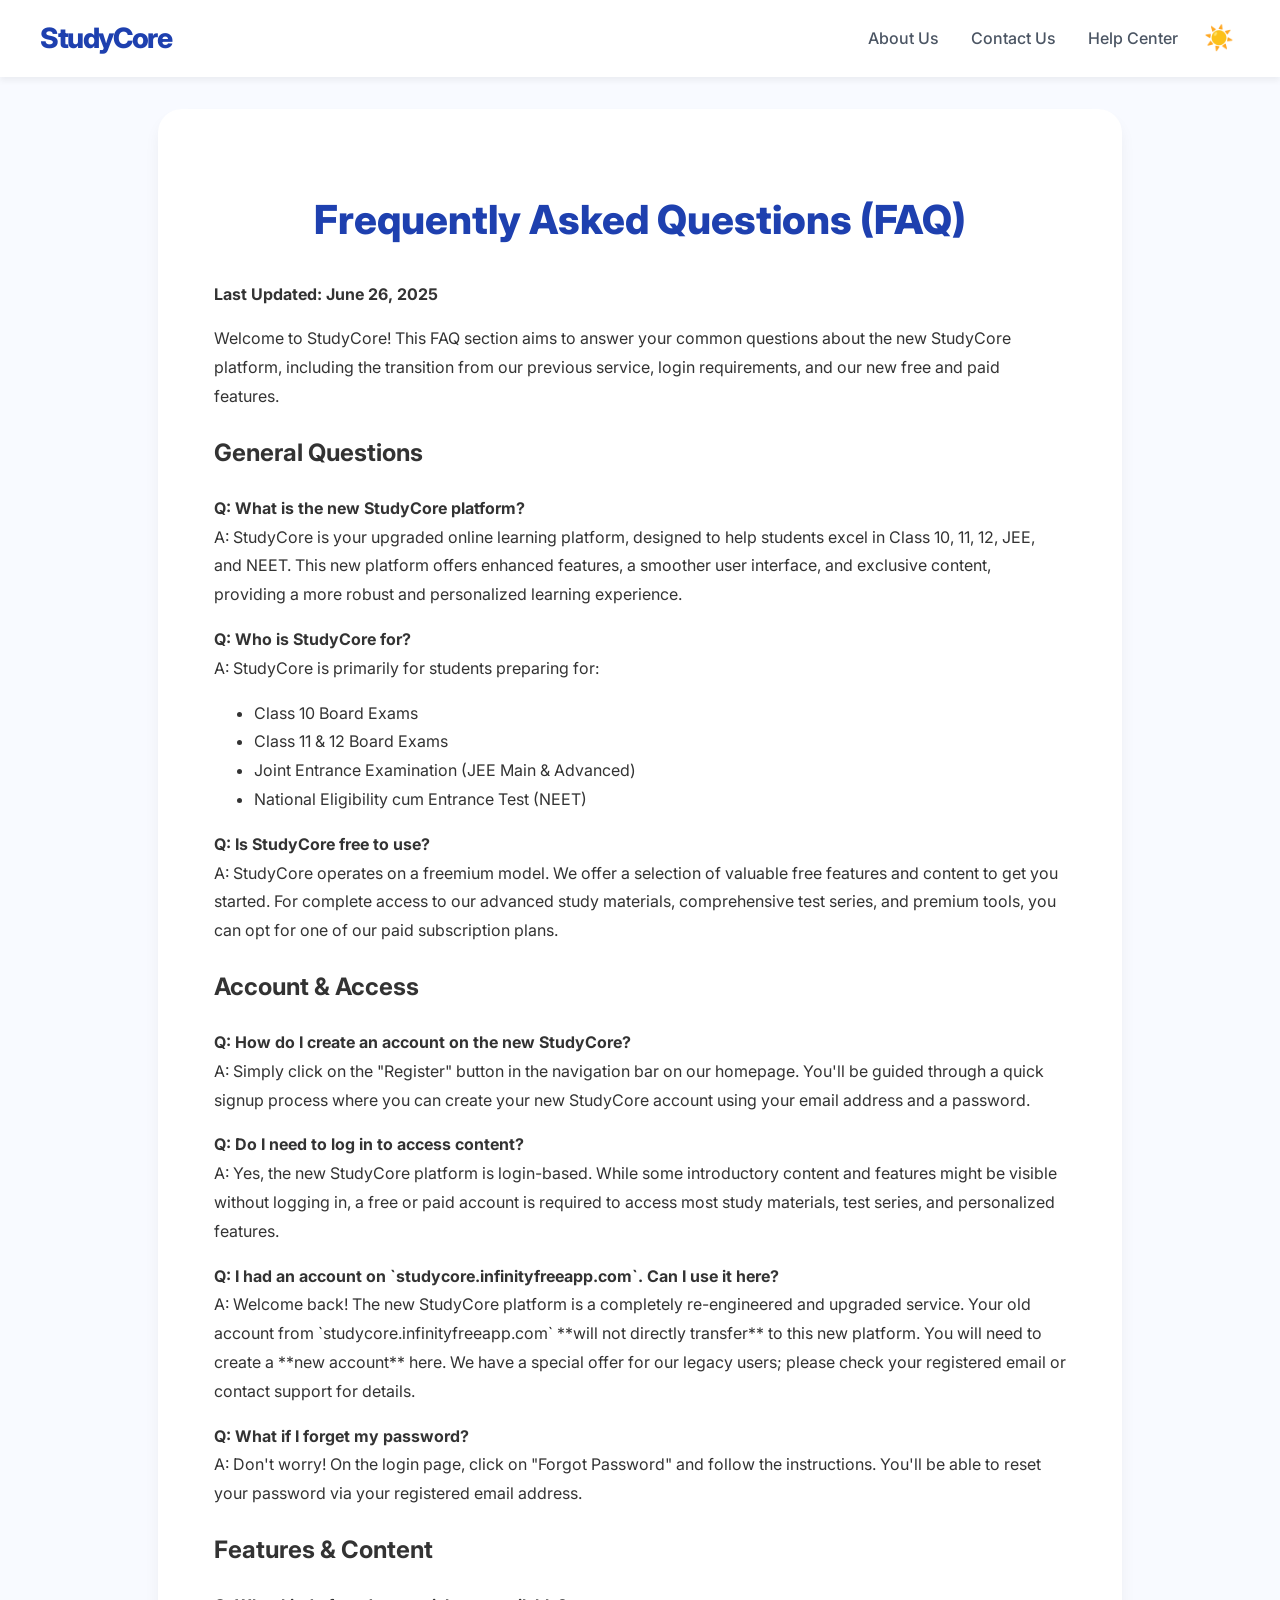
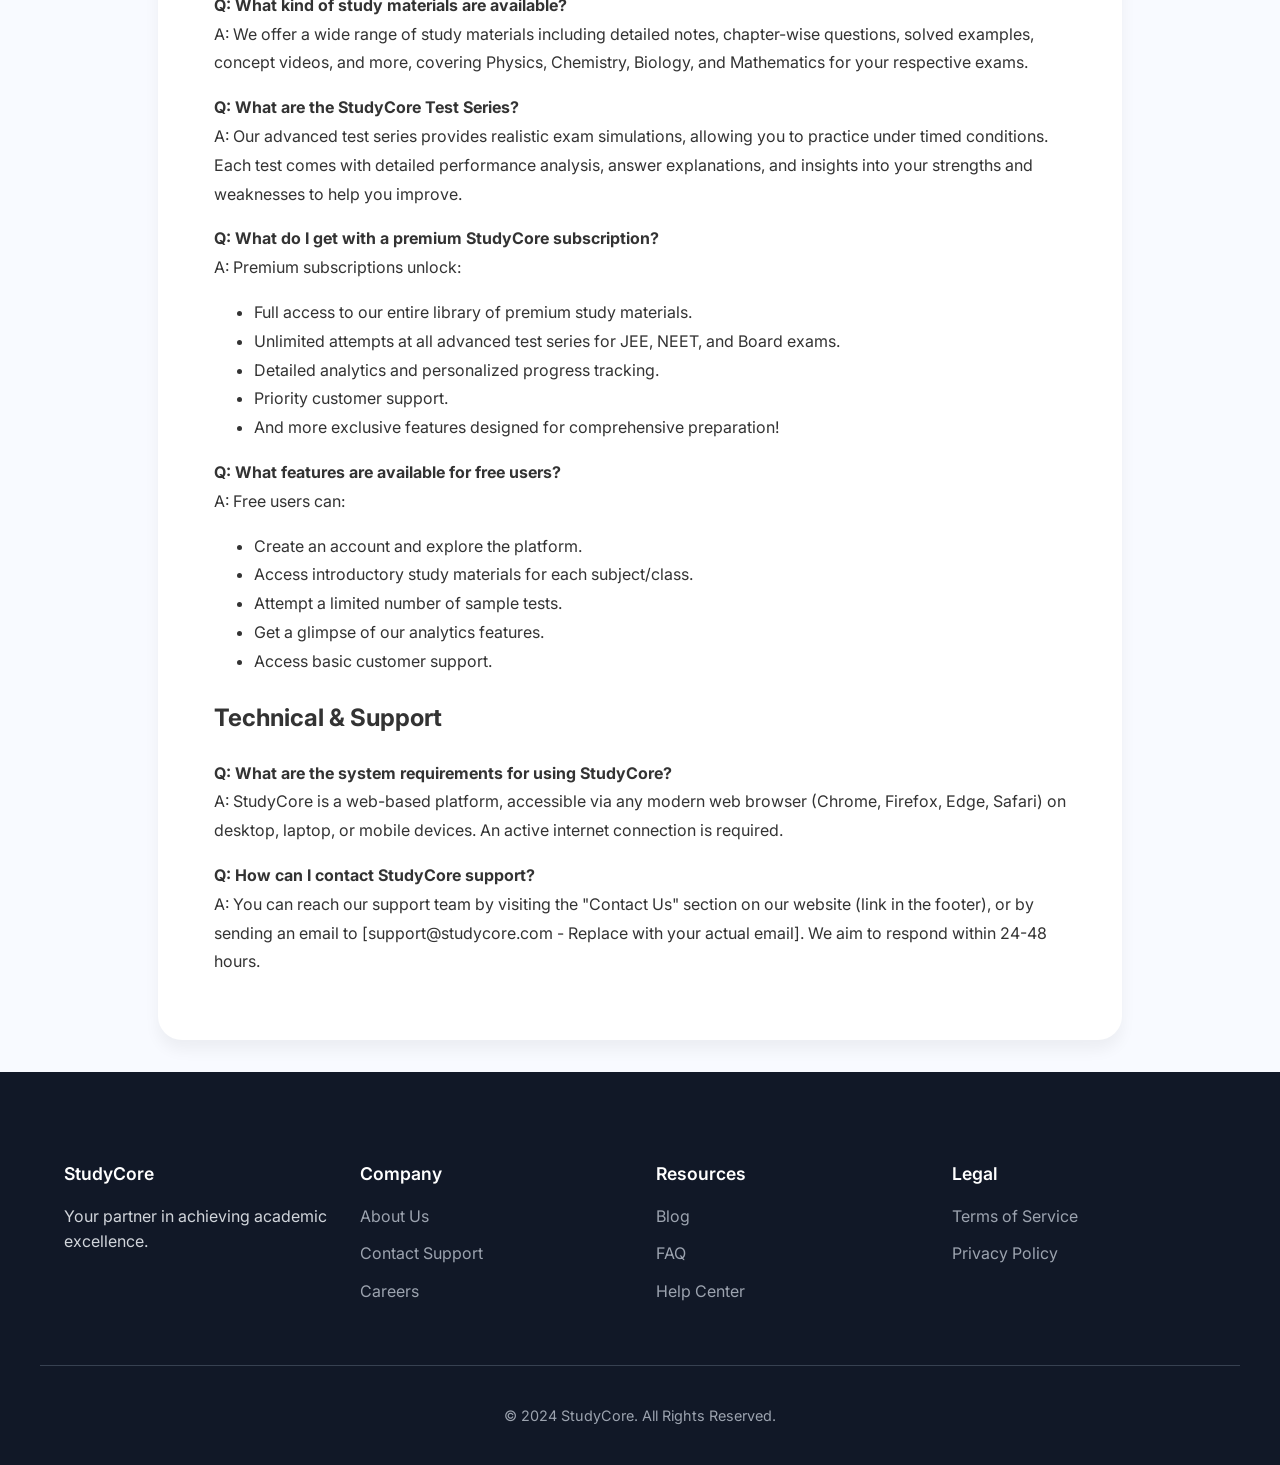
<file: help/faq.html>
<!DOCTYPE html>
<html lang="en">
<head>
    <meta charset="UTF-8">
    <meta name="viewport" content="width=device-width, initial-scale=1.0">
    <title>StudyCore - Frequently Asked Questions</title>
    
    <!-- Google Fonts: Inter -->
    <link href="https://fonts.googleapis.com/css2?family=Inter:wght@400;500;600;700;800&display=swap" rel="stylesheet">
    
  <link rel="stylesheet" href="../CSS/basicstyle.css">

</head>
<body>

    <!-- Navigation Bar (simplified for policy page, focusing on brand and dark mode) -->
    <nav class="navbar">
        <div class="container navbar-content">
            <a href="../index.html" class="navbar-brand">StudyCore</a>
            <div class="navbar-links">
                
                <a href="about.html">About Us</a>
                <a href="contact.html">Contact Us</a>
                <a href="help.html">Help Center</a>
                <button id="darkModeToggle" class="dark-mode-toggle" aria-label="Toggle dark mode">☀️</button>
            </div>
        </div>
    </nav>

    <main class="faq-content">
        <div class="container">
            <h1>Frequently Asked Questions (FAQ)</h1>
            <p><strong>Last Updated: June 26, 2025</strong></p>

            <p>Welcome to StudyCore! This FAQ section aims to answer your common questions about the new StudyCore platform, including the transition from our previous service, login requirements, and our new free and paid features.</p>

            <h2>General Questions</h2>
            <p><strong>Q: What is the new StudyCore platform?</strong><br>
            A: StudyCore is your upgraded online learning platform, designed to help students excel in Class 10, 11, 12, JEE, and NEET. This new platform offers enhanced features, a smoother user interface, and exclusive content, providing a more robust and personalized learning experience.</p>
            
            <p><strong>Q: Who is StudyCore for?</strong><br>
            A: StudyCore is primarily for students preparing for:
            <ul>
                <li>Class 10 Board Exams</li>
                <li>Class 11 & 12 Board Exams</li>
                <li>Joint Entrance Examination (JEE Main & Advanced)</li>
                <li>National Eligibility cum Entrance Test (NEET)</li>
            </ul></p>
            
            <p><strong>Q: Is StudyCore free to use?</strong><br>
            A: StudyCore operates on a freemium model. We offer a selection of valuable free features and content to get you started. For complete access to our advanced study materials, comprehensive test series, and premium tools, you can opt for one of our paid subscription plans.</p>

            <h2>Account & Access</h2>
            <p><strong>Q: How do I create an account on the new StudyCore?</strong><br>
            A: Simply click on the "Register" button in the navigation bar on our homepage. You'll be guided through a quick signup process where you can create your new StudyCore account using your email address and a password.</p>
            
            <p><strong>Q: Do I need to log in to access content?</strong><br>
            A: Yes, the new StudyCore platform is login-based. While some introductory content and features might be visible without logging in, a free or paid account is required to access most study materials, test series, and personalized features.</p>
            
            <p><strong>Q: I had an account on `studycore.infinityfreeapp.com`. Can I use it here?</strong><br>
            A: Welcome back! The new StudyCore platform is a completely re-engineered and upgraded service. Your old account from `studycore.infinityfreeapp.com` **will not directly transfer** to this new platform. You will need to create a **new account** here. We have a special offer for our legacy users; please check your registered email or contact support for details.</p>
            
            <p><strong>Q: What if I forget my password?</strong><br>
            A: Don't worry! On the login page, click on "Forgot Password" and follow the instructions. You'll be able to reset your password via your registered email address.</p>

            <h2>Features & Content</h2>
            <p><strong>Q: What kind of study materials are available?</strong><br>
            A: We offer a wide range of study materials including detailed notes, chapter-wise questions, solved examples, concept videos, and more, covering Physics, Chemistry, Biology, and Mathematics for your respective exams.</p>
            
            <p><strong>Q: What are the StudyCore Test Series?</strong><br>
            A: Our advanced test series provides realistic exam simulations, allowing you to practice under timed conditions. Each test comes with detailed performance analysis, answer explanations, and insights into your strengths and weaknesses to help you improve.</p>
            
            <p><strong>Q: What do I get with a premium StudyCore subscription?</strong><br>
            A: Premium subscriptions unlock:
            <ul>
                <li>Full access to our entire library of premium study materials.</li>
                <li>Unlimited attempts at all advanced test series for JEE, NEET, and Board exams.</li>
                <li>Detailed analytics and personalized progress tracking.</li>
                <li>Priority customer support.</li>
                <li>And more exclusive features designed for comprehensive preparation!</li>
            </ul></p>
            
            <p><strong>Q: What features are available for free users?</strong><br>
            A: Free users can:
            <ul>
                <li>Create an account and explore the platform.</li>
                <li>Access introductory study materials for each subject/class.</li>
                <li>Attempt a limited number of sample tests.</li>
                <li>Get a glimpse of our analytics features.</li>
                <li>Access basic customer support.</li>
            </ul></p>

            <h2>Technical & Support</h2>
            <p><strong>Q: What are the system requirements for using StudyCore?</strong><br>
            A: StudyCore is a web-based platform, accessible via any modern web browser (Chrome, Firefox, Edge, Safari) on desktop, laptop, or mobile devices. An active internet connection is required.</p>
            
            <p><strong>Q: How can I contact StudyCore support?</strong><br>
            A: You can reach our support team by visiting the "Contact Us" section on our website (link in the footer), or by sending an email to [support@studycore.com - Replace with your actual email]. We aim to respond within 24-48 hours.</p>
        </div>
    </main>

    <!-- Footer (consistent with other pages) -->
    <footer class="main-footer">
        <div class="container">
            <div class="footer-grid">
                <div>
                    <h4>StudyCore</h4>
                    <p>Your partner in achieving academic excellence.</p>
                </div>
                <div>
                    <h4>Company</h4>
                    <ul>
                        <li><a href="about.html">About Us</a></li>
                        <li><a href="contact.html">Contact Support</a></li>
                        <li><a href="careers.html">Careers</a></li>
                    </ul>
                </div>
                <div>
                    <h4>Resources</h4>
                    <ul>
                        <li><a href="blog.html">Blog</a></li>
                        <li><a href="faq.html">FAQ</a></li>
                        <li><a href="help.html">Help Center</a></li>
                    </ul>
                </div>
                <div>
                    <h4>Legal</h4>
                    <ul>
                        <li><a href="terms.html">Terms of Service</a></li>
                        <li><a href="privacy.html">Privacy Policy</a></li>
                    </ul>
                </div>
            </div>
            <div class="footer-bottom">
                <p>© 2024 StudyCore. All Rights Reserved.</p>
            </div>
        </div>
    </footer>

   <script src ="../JS/script.js"></script>
</body>
</html>
</file>
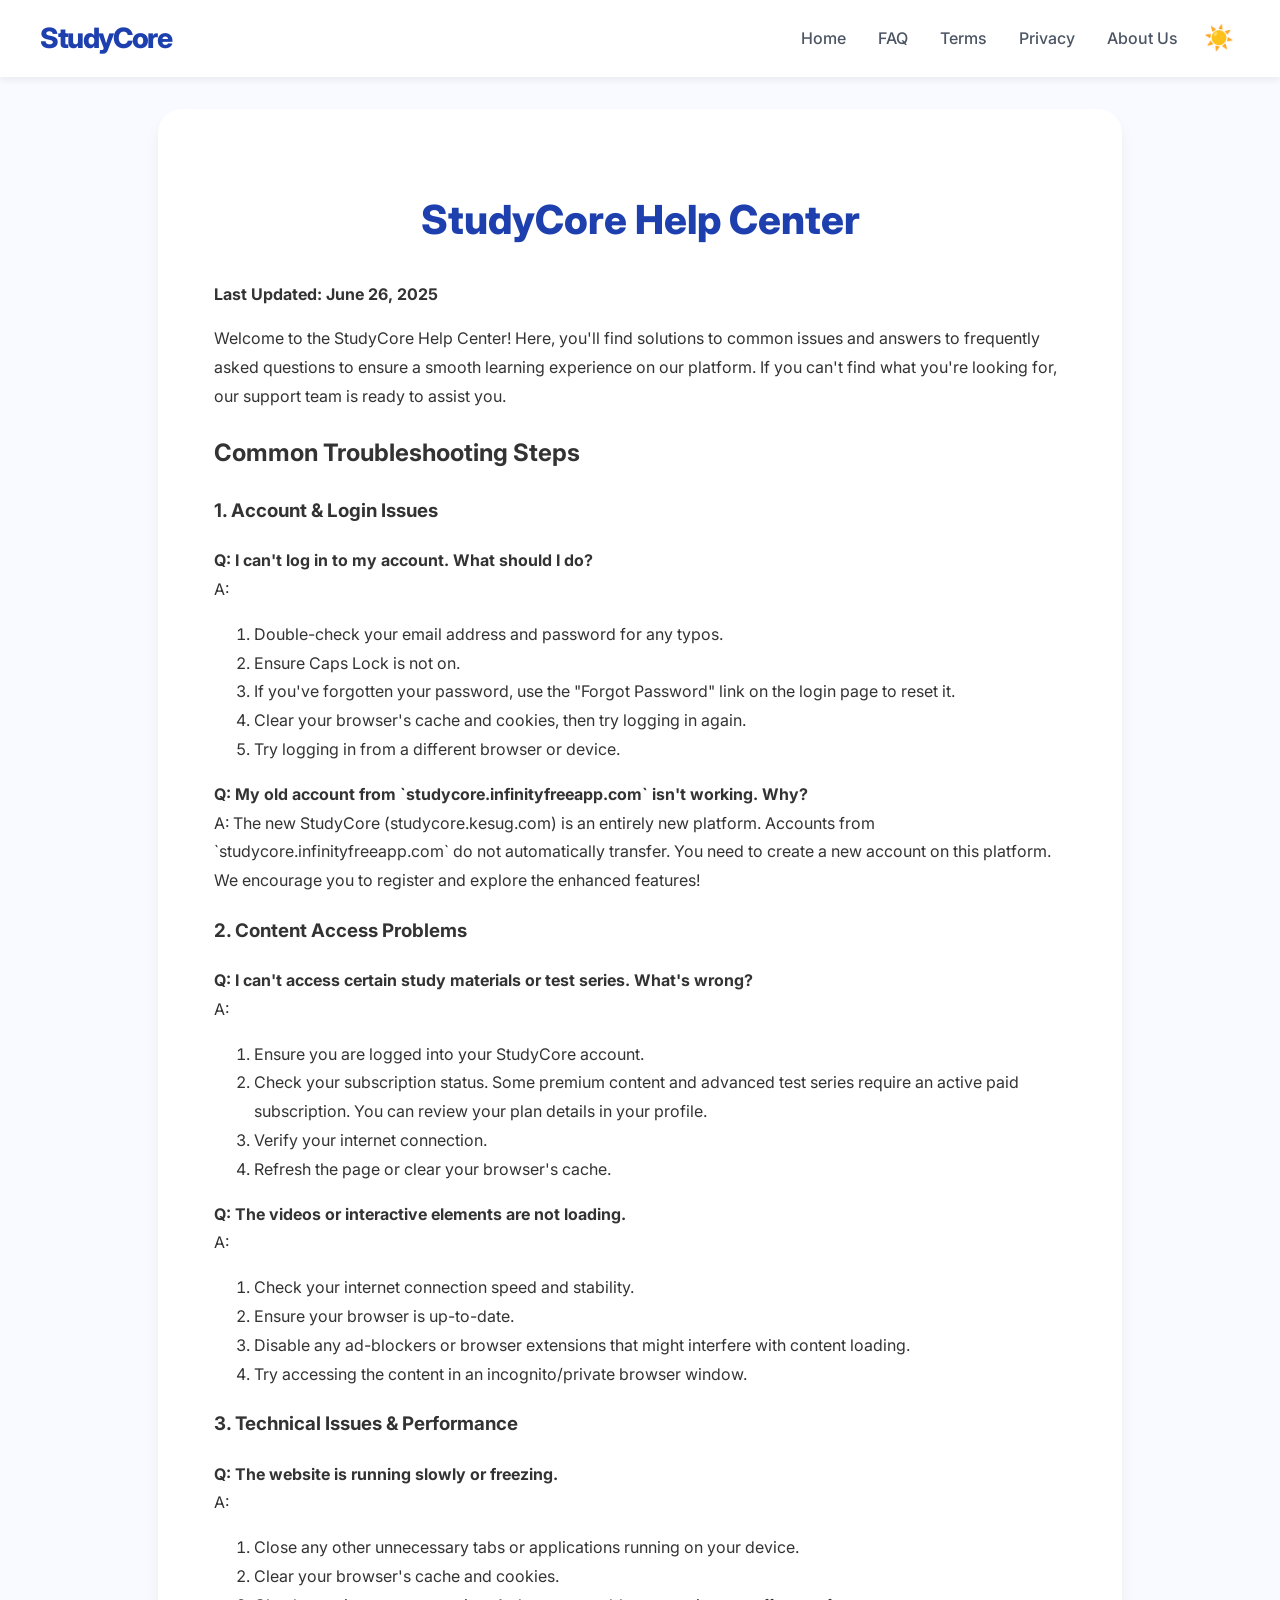
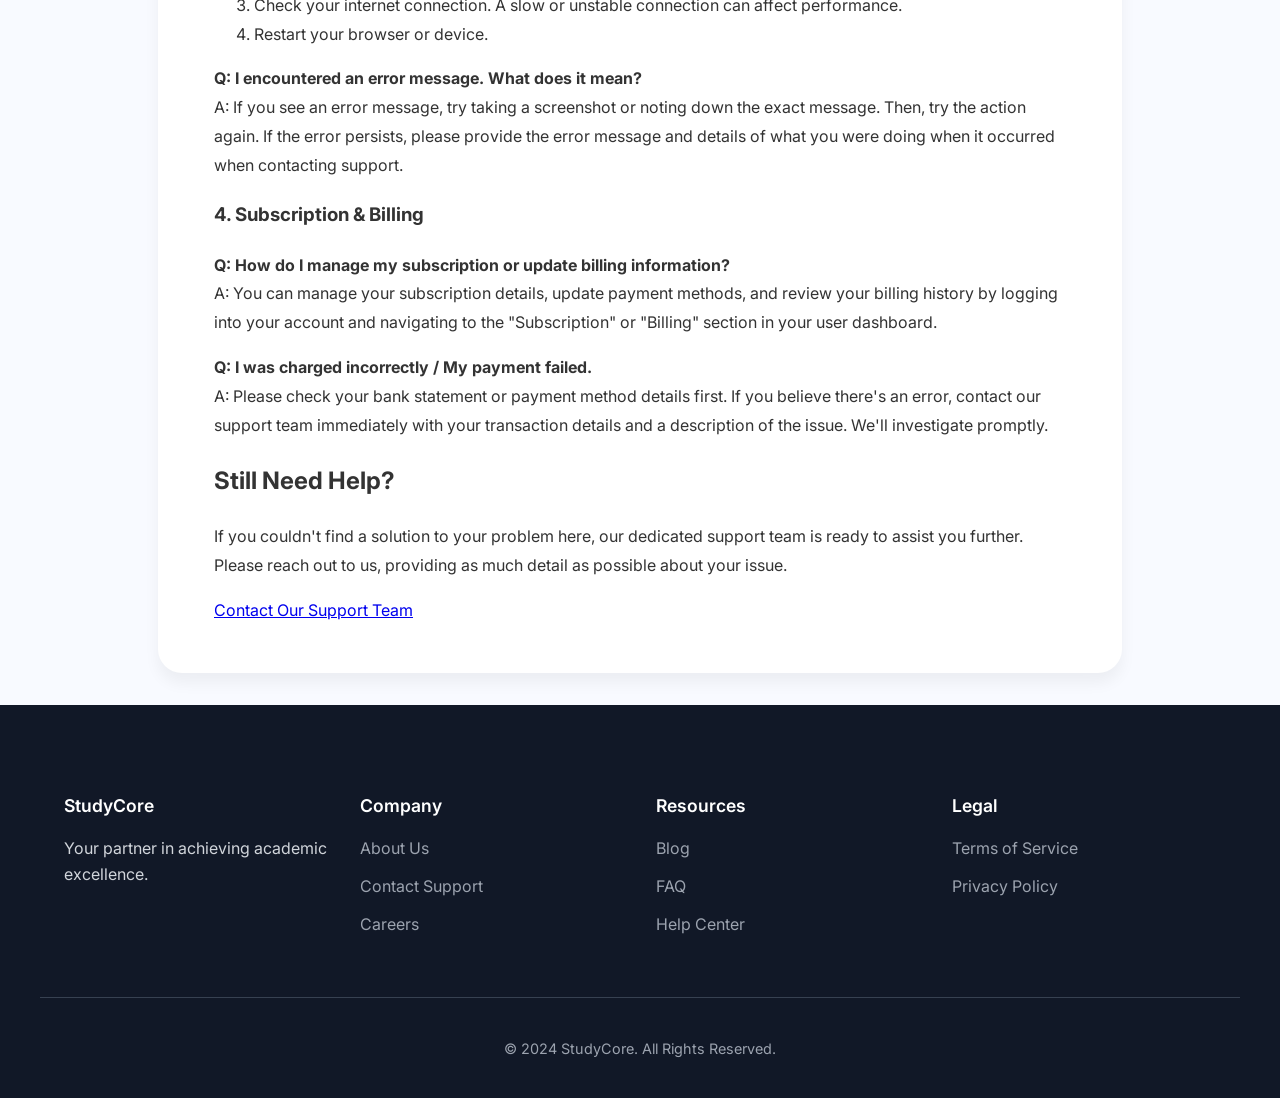
<file: help/help.html>
<!DOCTYPE html>
<html lang="en">
<head>
    <meta charset="UTF-8">
    <meta name="viewport" content="width=device-width, initial-scale=1.0">
    <title>StudyCore - Help Center</title>
    
    <!-- Google Fonts: Inter -->
    <link href="https://fonts.googleapis.com/css2?family=Inter:wght@400;500;600;700;800&display=swap" rel="stylesheet">
     <link rel="stylesheet" href="../CSS/basicstyle.css">

    
</head>
<body>

    <!-- Navigation Bar -->
    <nav class="navbar">
        <div class="container navbar-content">
            <a href="index.html" class="navbar-brand">StudyCore</a>
            <div class="navbar-links">
                <a href="../index.html">Home</a>
                <a href="faq.html">FAQ</a>
                <a href="termsofservice.html">Terms</a>
                <a href="privacypolicy.html">Privacy</a>
                <a href="about.html">About Us</a>
                <button id="darkModeToggle" class="dark-mode-toggle" aria-label="Toggle dark mode">☀️</button>
            </div>
        </div>
    </nav>

    <main class="help-center-content">
        <div class="container">
            <h1>StudyCore Help Center</h1>
            <p><strong>Last Updated: June 26, 2025</strong></p>

            <p>Welcome to the StudyCore Help Center! Here, you'll find solutions to common issues and answers to frequently asked questions to ensure a smooth learning experience on our platform. If you can't find what you're looking for, our support team is ready to assist you.</p>

            <h2>Common Troubleshooting Steps</h2>

            <h3>1. Account & Login Issues</h3>
            <p><strong>Q: I can't log in to my account. What should I do?</strong><br>
            A:
            <ol>
                <li>Double-check your email address and password for any typos.</li>
                <li>Ensure Caps Lock is not on.</li>
                <li>If you've forgotten your password, use the "Forgot Password" link on the login page to reset it.</li>
                <li>Clear your browser's cache and cookies, then try logging in again.</li>
                <li>Try logging in from a different browser or device.</li>
            </ol></p>

            <p><strong>Q: My old account from `studycore.infinityfreeapp.com` isn't working. Why?</strong><br>
            A: The new StudyCore (studycore.kesug.com) is an entirely new platform. Accounts from `studycore.infinityfreeapp.com` do not automatically transfer. You need to create a new account on this platform. We encourage you to register and explore the enhanced features!</p>

            <h3>2. Content Access Problems</h3>
            <p><strong>Q: I can't access certain study materials or test series. What's wrong?</strong><br>
            A:
            <ol>
                <li>Ensure you are logged into your StudyCore account.</li>
                <li>Check your subscription status. Some premium content and advanced test series require an active paid subscription. You can review your plan details in your profile.</li>
                <li>Verify your internet connection.</li>
                <li>Refresh the page or clear your browser's cache.</li>
            </ol></p>

            <p><strong>Q: The videos or interactive elements are not loading.</strong><br>
            A:
            <ol>
                <li>Check your internet connection speed and stability.</li>
                <li>Ensure your browser is up-to-date.</li>
                <li>Disable any ad-blockers or browser extensions that might interfere with content loading.</li>
                <li>Try accessing the content in an incognito/private browser window.</li>
            </ol></p>

            <h3>3. Technical Issues & Performance</h3>
            <p><strong>Q: The website is running slowly or freezing.</strong><br>
            A:
            <ol>
                <li>Close any other unnecessary tabs or applications running on your device.</li>
                <li>Clear your browser's cache and cookies.</li>
                <li>Check your internet connection. A slow or unstable connection can affect performance.</li>
                <li>Restart your browser or device.</li>
            </ol></p>

            <p><strong>Q: I encountered an error message. What does it mean?</strong><br>
            A: If you see an error message, try taking a screenshot or noting down the exact message. Then, try the action again. If the error persists, please provide the error message and details of what you were doing when it occurred when contacting support.</p>

            <h3>4. Subscription & Billing</h3>
            <p><strong>Q: How do I manage my subscription or update billing information?</strong><br>
            A: You can manage your subscription details, update payment methods, and review your billing history by logging into your account and navigating to the "Subscription" or "Billing" section in your user dashboard.</p>

            <p><strong>Q: I was charged incorrectly / My payment failed.</strong><br>
            A: Please check your bank statement or payment method details first. If you believe there's an error, contact our support team immediately with your transaction details and a description of the issue. We'll investigate promptly.</p>

            <div class="contact-section-help">
                <h2>Still Need Help?</h2>
                <p>If you couldn't find a solution to your problem here, our dedicated support team is ready to assist you further. Please reach out to us, providing as much detail as possible about your issue.</p>
                <a href="contact.html" class="contact-btn">Contact Our Support Team</a>
            </div>
        </div>
    </main>

    <!-- Footer (consistent with other pages) -->
    <footer class="main-footer">
        <div class="container">
            <div class="footer-grid">
                <div>
                    <h4>StudyCore</h4>
                    <p>Your partner in achieving academic excellence.</p>
                </div>
                <div>
                    <h4>Company</h4>
                    <ul>
                        <li><a href="about.html">About Us</a></li>
                        <li><a href="contact.html">Contact Support</a></li>
                        <li><a href="careers.html">Careers</a></li>
                    </ul>
                </div>
                <div>
                    <h4>Resources</h4>
                    <ul>
                        <li><a href="blog.html">Blog</a></li>
                        <li><a href="faq.html">FAQ</a></li>
                        <li><a href="help.html">Help Center</a></li> <!-- Updated link for Help Center -->
                    </ul>
                </div>
                <div>
                    <h4>Legal</h4>
                    <ul>
                        <li><a href="terms.html">Terms of Service</a></li>
                        <li><a href="privacy.html">Privacy Policy</a></li>
                    </ul>
                </div>
            </div>
            <div class="footer-bottom">
                <p>© 2024 StudyCore. All Rights Reserved.</p>
            </div>
        </div>
    </footer>

   <script src ="../JS/script.js"></script>
</body>
</html>
</file>
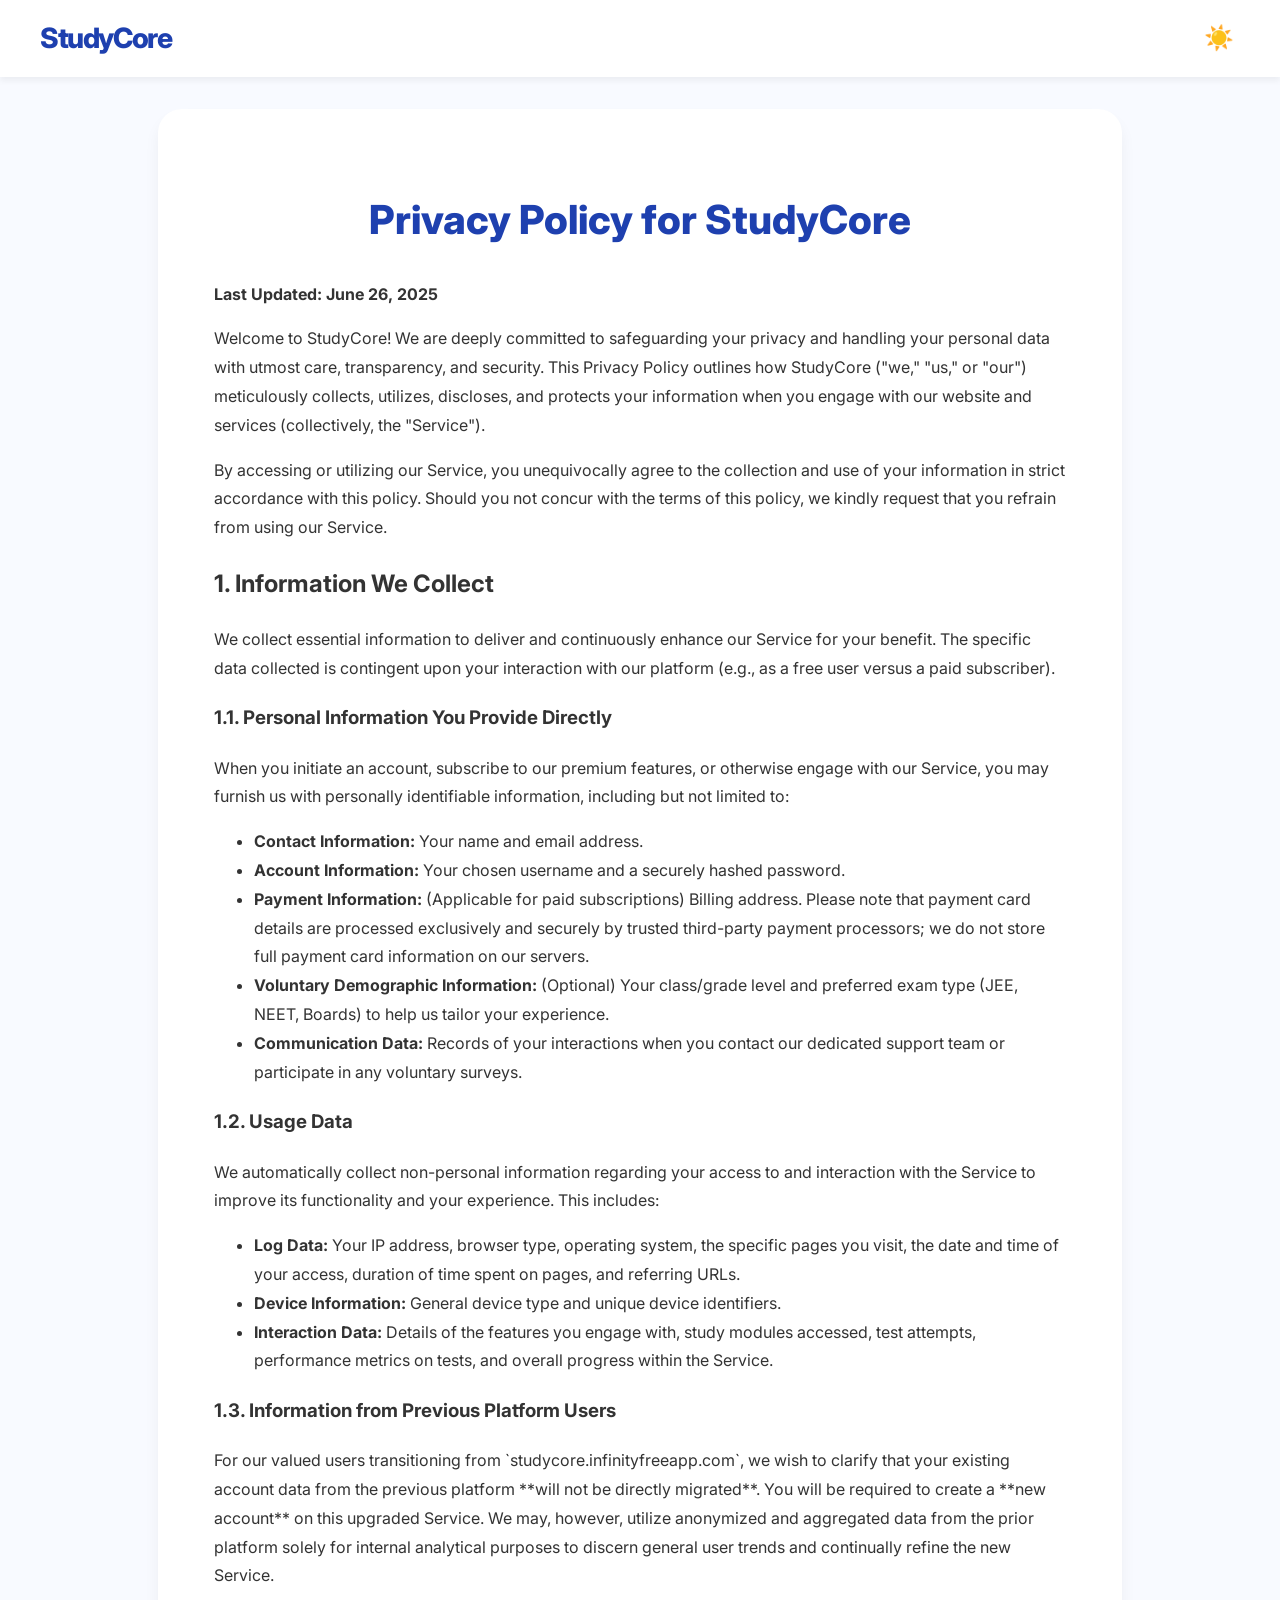
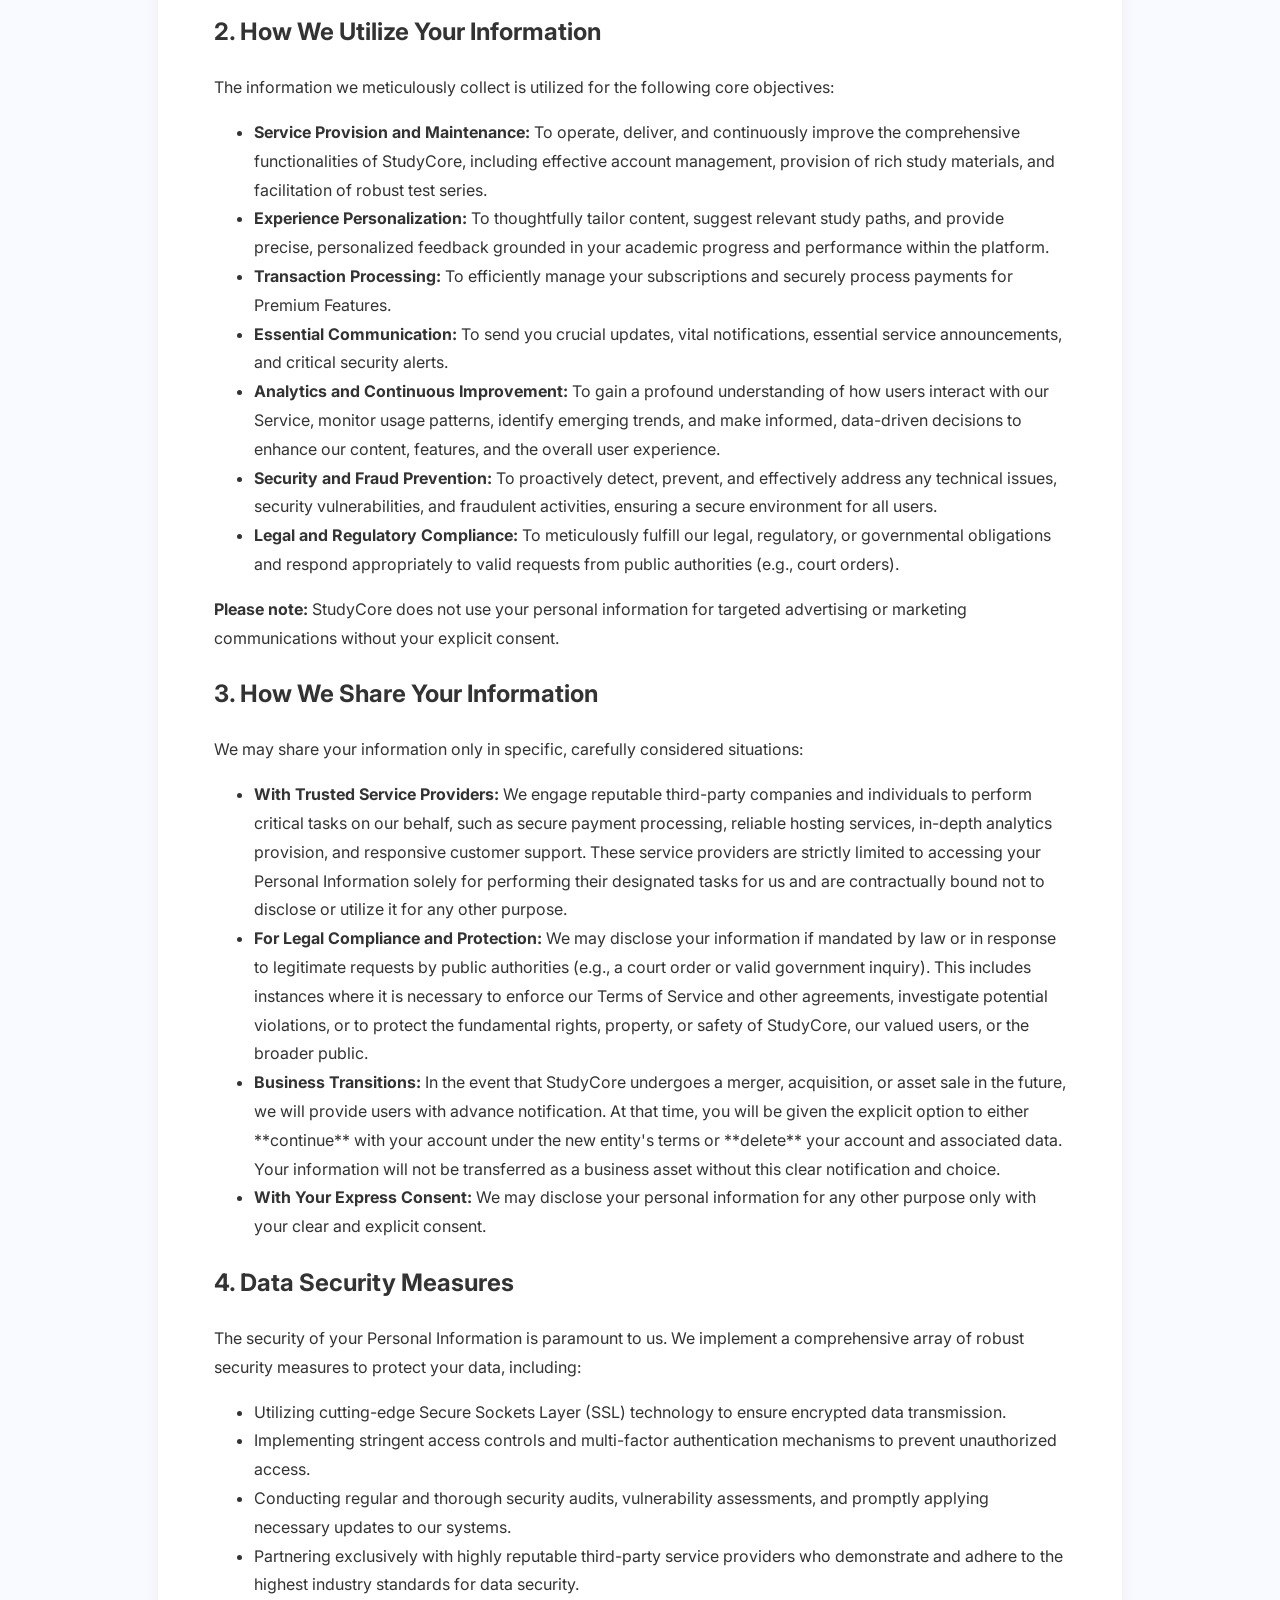
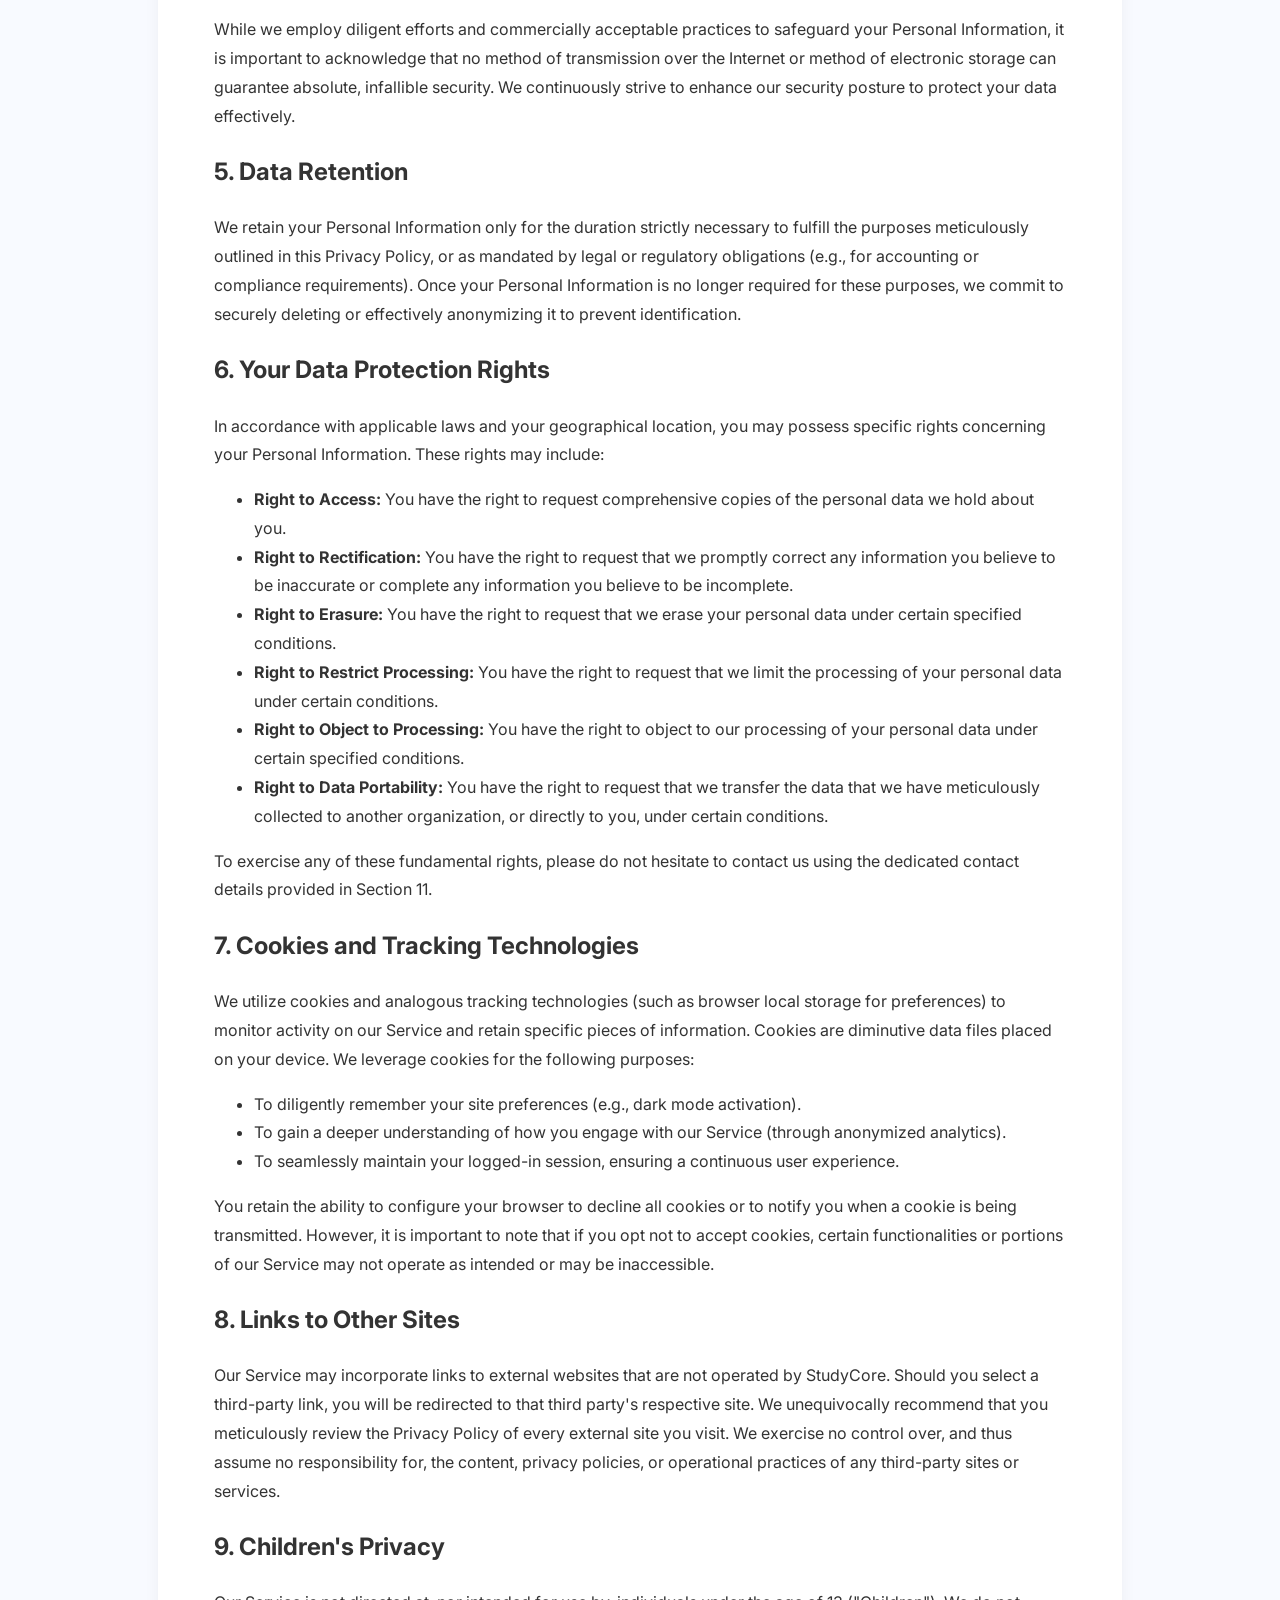
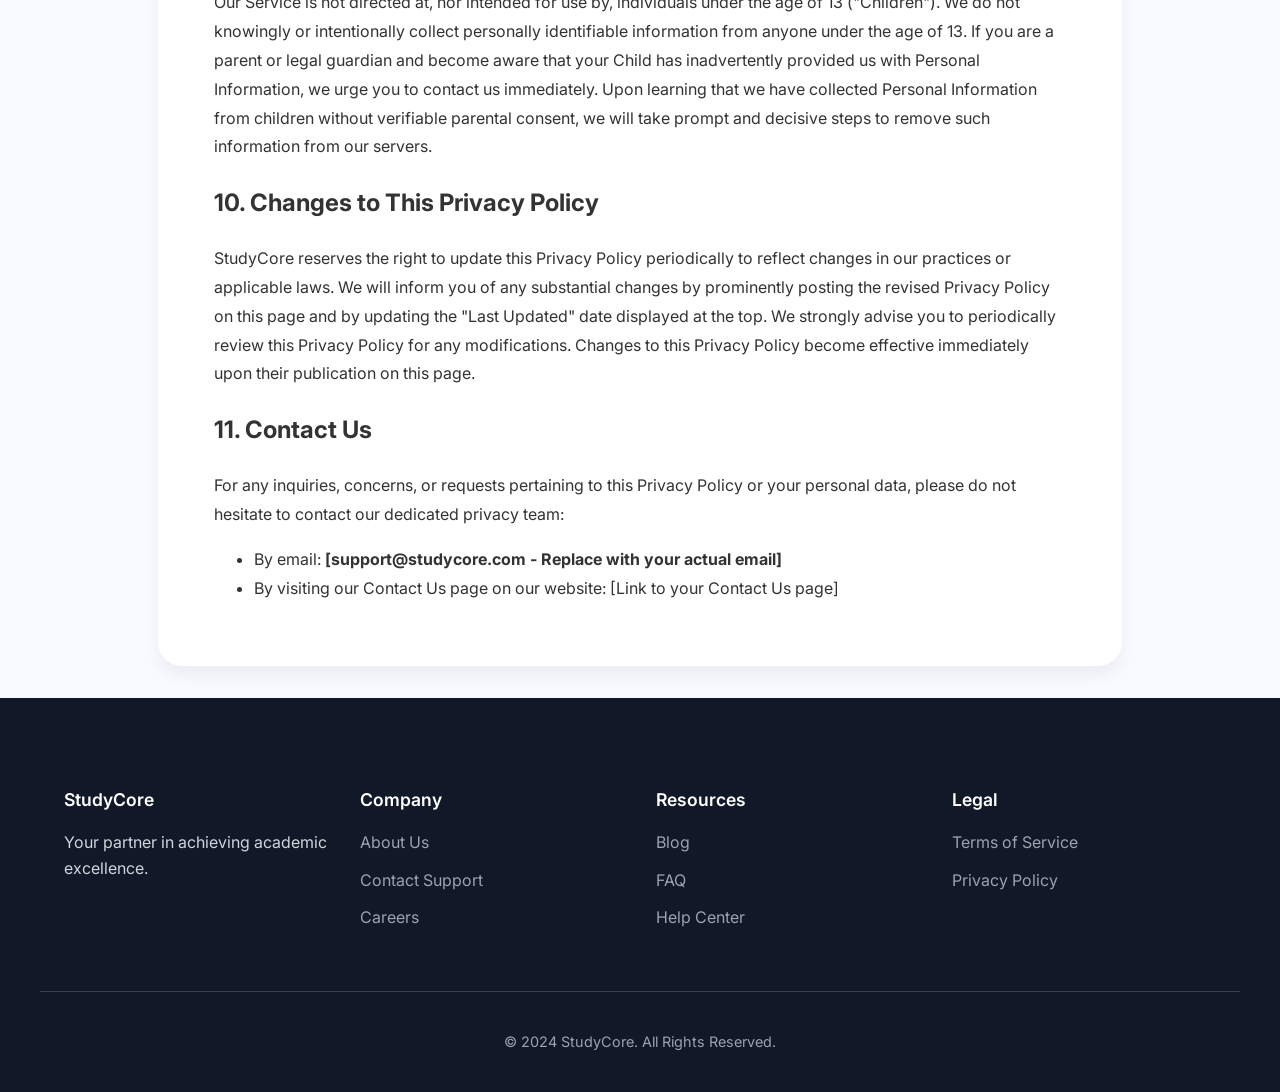
<file: help/privacypolicy.html>
<!DOCTYPE html>
<html lang="en">
<head>
    <meta charset="UTF-8">
    <meta name="viewport" content="width=device-width, initial-scale=1.0">
    <title>StudyCore - Privacy Policy</title>
    
    <!-- Google Fonts: Inter -->
    <link href="https://fonts.googleapis.com/css2?family=Inter:wght@400;500;600;700;800&display=swap" rel="stylesheet">
    
 <link rel="stylesheet" href="../CSS/basicstyle.css">
</head>
<body>

    <!-- Navigation Bar (simplified for policy page, focusing on brand and dark mode) -->
    <nav class="navbar">
        <div class="container navbar-content">
            <a href="index.html" class="navbar-brand">StudyCore</a>
            <div class="navbar-links">
                <!-- Removed direct navigation links as this is a specific policy page -->
                <button id="darkModeToggle" class="dark-mode-toggle" aria-label="Toggle dark mode">☀️</button>
            </div>
        </div>
    </nav>

    <main class="policy-content">
        <div class="container">
            <!-- Removed the legal-disclaimer div as requested -->

            <h1>Privacy Policy for StudyCore</h1>
            <p><strong>Last Updated: June 26, 2025</strong></p>

            <p>Welcome to StudyCore! We are deeply committed to safeguarding your privacy and handling your personal data with utmost care, transparency, and security. This Privacy Policy outlines how StudyCore ("we," "us," or "our") meticulously collects, utilizes, discloses, and protects your information when you engage with our website and services (collectively, the "Service").</p>

            <p>By accessing or utilizing our Service, you unequivocally agree to the collection and use of your information in strict accordance with this policy. Should you not concur with the terms of this policy, we kindly request that you refrain from using our Service.</p>

            <h2>1. Information We Collect</h2>
            <p>We collect essential information to deliver and continuously enhance our Service for your benefit. The specific data collected is contingent upon your interaction with our platform (e.g., as a free user versus a paid subscriber).</p>

            <h3>1.1. Personal Information You Provide Directly</h3>
            <p>When you initiate an account, subscribe to our premium features, or otherwise engage with our Service, you may furnish us with personally identifiable information, including but not limited to:</p>
            <ul>
                <li><strong>Contact Information:</strong> Your name and email address.</li>
                <li><strong>Account Information:</strong> Your chosen username and a securely hashed password.</li>
                <li><strong>Payment Information:</strong> (Applicable for paid subscriptions) Billing address. Please note that payment card details are processed exclusively and securely by trusted third-party payment processors; we do not store full payment card information on our servers.</li>
                <li><strong>Voluntary Demographic Information:</strong> (Optional) Your class/grade level and preferred exam type (JEE, NEET, Boards) to help us tailor your experience.</li>
                <li><strong>Communication Data:</strong> Records of your interactions when you contact our dedicated support team or participate in any voluntary surveys.</li>
            </ul>

            <h3>1.2. Usage Data</h3>
            <p>We automatically collect non-personal information regarding your access to and interaction with the Service to improve its functionality and your experience. This includes:</p>
            <ul>
                <li><strong>Log Data:</strong> Your IP address, browser type, operating system, the specific pages you visit, the date and time of your access, duration of time spent on pages, and referring URLs.</li>
                <li><strong>Device Information:</strong> General device type and unique device identifiers.</li>
                <li><strong>Interaction Data:</strong> Details of the features you engage with, study modules accessed, test attempts, performance metrics on tests, and overall progress within the Service.</li>
            </ul>

            <h3>1.3. Information from Previous Platform Users</h3>
            <p>For our valued users transitioning from `studycore.infinityfreeapp.com`, we wish to clarify that your existing account data from the previous platform **will not be directly migrated**. You will be required to create a **new account** on this upgraded Service. We may, however, utilize anonymized and aggregated data from the prior platform solely for internal analytical purposes to discern general user trends and continually refine the new Service.</p>

            <h2>2. How We Utilize Your Information</h2>
            <p>The information we meticulously collect is utilized for the following core objectives:</p>
            <ul>
                <li><strong>Service Provision and Maintenance:</strong> To operate, deliver, and continuously improve the comprehensive functionalities of StudyCore, including effective account management, provision of rich study materials, and facilitation of robust test series.</li>
                <li><strong>Experience Personalization:</strong> To thoughtfully tailor content, suggest relevant study paths, and provide precise, personalized feedback grounded in your academic progress and performance within the platform.</li>
                <li><strong>Transaction Processing:</strong> To efficiently manage your subscriptions and securely process payments for Premium Features.</li>
                <li><strong>Essential Communication:</strong> To send you crucial updates, vital notifications, essential service announcements, and critical security alerts.</li>
                <li><strong>Analytics and Continuous Improvement:</strong> To gain a profound understanding of how users interact with our Service, monitor usage patterns, identify emerging trends, and make informed, data-driven decisions to enhance our content, features, and the overall user experience.</li>
                <li><strong>Security and Fraud Prevention:</strong> To proactively detect, prevent, and effectively address any technical issues, security vulnerabilities, and fraudulent activities, ensuring a secure environment for all users.</li>
                <li><strong>Legal and Regulatory Compliance:</strong> To meticulously fulfill our legal, regulatory, or governmental obligations and respond appropriately to valid requests from public authorities (e.g., court orders).</li>
            </ul>
            <p><strong>Please note:</strong> StudyCore does not use your personal information for targeted advertising or marketing communications without your explicit consent.</p>

            <h2>3. How We Share Your Information</h2>
            <p>We may share your information only in specific, carefully considered situations:</p>
            <ul>
                <li><strong>With Trusted Service Providers:</strong> We engage reputable third-party companies and individuals to perform critical tasks on our behalf, such as secure payment processing, reliable hosting services, in-depth analytics provision, and responsive customer support. These service providers are strictly limited to accessing your Personal Information solely for performing their designated tasks for us and are contractually bound not to disclose or utilize it for any other purpose.</li>
                <li><strong>For Legal Compliance and Protection:</strong> We may disclose your information if mandated by law or in response to legitimate requests by public authorities (e.g., a court order or valid government inquiry). This includes instances where it is necessary to enforce our Terms of Service and other agreements, investigate potential violations, or to protect the fundamental rights, property, or safety of StudyCore, our valued users, or the broader public.</li>
                <li><strong>Business Transitions:</strong> In the event that StudyCore undergoes a merger, acquisition, or asset sale in the future, we will provide users with advance notification. At that time, you will be given the explicit option to either **continue** with your account under the new entity's terms or **delete** your account and associated data. Your information will not be transferred as a business asset without this clear notification and choice.</li>
                <li><strong>With Your Express Consent:</strong> We may disclose your personal information for any other purpose only with your clear and explicit consent.</li>
            </ul>

            <h2>4. Data Security Measures</h2>
            <p>The security of your Personal Information is paramount to us. We implement a comprehensive array of robust security measures to protect your data, including:</p>
            <ul>
                <li>Utilizing cutting-edge Secure Sockets Layer (SSL) technology to ensure encrypted data transmission.</li>
                <li>Implementing stringent access controls and multi-factor authentication mechanisms to prevent unauthorized access.</li>
                <li>Conducting regular and thorough security audits, vulnerability assessments, and promptly applying necessary updates to our systems.</li>
                <li>Partnering exclusively with highly reputable third-party service providers who demonstrate and adhere to the highest industry standards for data security.</li>
            </ul>
            <p>While we employ diligent efforts and commercially acceptable practices to safeguard your Personal Information, it is important to acknowledge that no method of transmission over the Internet or method of electronic storage can guarantee absolute, infallible security. We continuously strive to enhance our security posture to protect your data effectively.</p>

            <h2>5. Data Retention</h2>
            <p>We retain your Personal Information only for the duration strictly necessary to fulfill the purposes meticulously outlined in this Privacy Policy, or as mandated by legal or regulatory obligations (e.g., for accounting or compliance requirements). Once your Personal Information is no longer required for these purposes, we commit to securely deleting or effectively anonymizing it to prevent identification.</p>

            <h2>6. Your Data Protection Rights</h2>
            <p>In accordance with applicable laws and your geographical location, you may possess specific rights concerning your Personal Information. These rights may include:</p>
            <ul>
                <li><strong>Right to Access:</strong> You have the right to request comprehensive copies of the personal data we hold about you.</li>
                <li><strong>Right to Rectification:</strong> You have the right to request that we promptly correct any information you believe to be inaccurate or complete any information you believe to be incomplete.</li>
                <li><strong>Right to Erasure:</strong> You have the right to request that we erase your personal data under certain specified conditions.</li>
                <li><strong>Right to Restrict Processing:</strong> You have the right to request that we limit the processing of your personal data under certain conditions.</li>
                <li><strong>Right to Object to Processing:</strong> You have the right to object to our processing of your personal data under certain specified conditions.</li>
                <li><strong>Right to Data Portability:</strong> You have the right to request that we transfer the data that we have meticulously collected to another organization, or directly to you, under certain conditions.</li>
            </ul>
            <p>To exercise any of these fundamental rights, please do not hesitate to contact us using the dedicated contact details provided in Section 11.</p>

            <h2>7. Cookies and Tracking Technologies</h2>
            <p>We utilize cookies and analogous tracking technologies (such as browser local storage for preferences) to monitor activity on our Service and retain specific pieces of information. Cookies are diminutive data files placed on your device. We leverage cookies for the following purposes:</p>
            <ul>
                <li>To diligently remember your site preferences (e.g., dark mode activation).</li>
                <li>To gain a deeper understanding of how you engage with our Service (through anonymized analytics).</li>
                <li>To seamlessly maintain your logged-in session, ensuring a continuous user experience.</li>
            </ul>
            <p>You retain the ability to configure your browser to decline all cookies or to notify you when a cookie is being transmitted. However, it is important to note that if you opt not to accept cookies, certain functionalities or portions of our Service may not operate as intended or may be inaccessible.</p>

            <h2>8. Links to Other Sites</h2>
            <p>Our Service may incorporate links to external websites that are not operated by StudyCore. Should you select a third-party link, you will be redirected to that third party's respective site. We unequivocally recommend that you meticulously review the Privacy Policy of every external site you visit. We exercise no control over, and thus assume no responsibility for, the content, privacy policies, or operational practices of any third-party sites or services.</p>

            <h2>9. Children's Privacy</h2>
            <p>Our Service is not directed at, nor intended for use by, individuals under the age of 13 ("Children"). We do not knowingly or intentionally collect personally identifiable information from anyone under the age of 13. If you are a parent or legal guardian and become aware that your Child has inadvertently provided us with Personal Information, we urge you to contact us immediately. Upon learning that we have collected Personal Information from children without verifiable parental consent, we will take prompt and decisive steps to remove such information from our servers.</p>

            <h2>10. Changes to This Privacy Policy</h2>
            <p>StudyCore reserves the right to update this Privacy Policy periodically to reflect changes in our practices or applicable laws. We will inform you of any substantial changes by prominently posting the revised Privacy Policy on this page and by updating the "Last Updated" date displayed at the top. We strongly advise you to periodically review this Privacy Policy for any modifications. Changes to this Privacy Policy become effective immediately upon their publication on this page.</p>

            <h2>11. Contact Us</h2>
            <p>For any inquiries, concerns, or requests pertaining to this Privacy Policy or your personal data, please do not hesitate to contact our dedicated privacy team:</p>
            <ul>
                <li>By email: <strong>[support@studycore.com - Replace with your actual email]</strong></li>
                <li>By visiting our Contact Us page on our website: [Link to your Contact Us page]</li>
            </ul>
        </div>
    </main>

    <!-- Footer (similar to index.html for consistency) -->
    <footer class="main-footer">
        <div class="container">
            <div class="footer-grid">
                <div>
                    <h4>StudyCore</h4>
                    <p>Your partner in achieving academic excellence.</p>
                </div>
                <div>
                    <h4>Company</h4>
                    <ul>
                        <li><a href="about.html">About Us</a></li>
                        <li><a href="contact.html">Contact Support</a></li>
                        <li><a href="careers.html">Careers</a></li>
                    </ul>
                </div>
                <div>
                    <h4>Resources</h4>
                    <ul>
                        <li><a href="blog.html">Blog</a></li>
                        <li><a href="faq.html">FAQ</a></li>
                        <li><a href="help.html">Help Center</a></li>
                    </ul>
                </div>
                <div>
                    <h4>Legal</h4>
                    <ul>
                        <li><a href="terms.html">Terms of Service</a></li>
                        <li><a href="privacy.html">Privacy Policy</a></li>
                    </ul>
                </div>
            </div>
            <div class="footer-bottom">
                <p>© 2024 StudyCore. All Rights Reserved.</p>
            </div>
        </div>
    </footer>

    <script src ="../JS/script.js"></script>
</body>
</html>
</file>
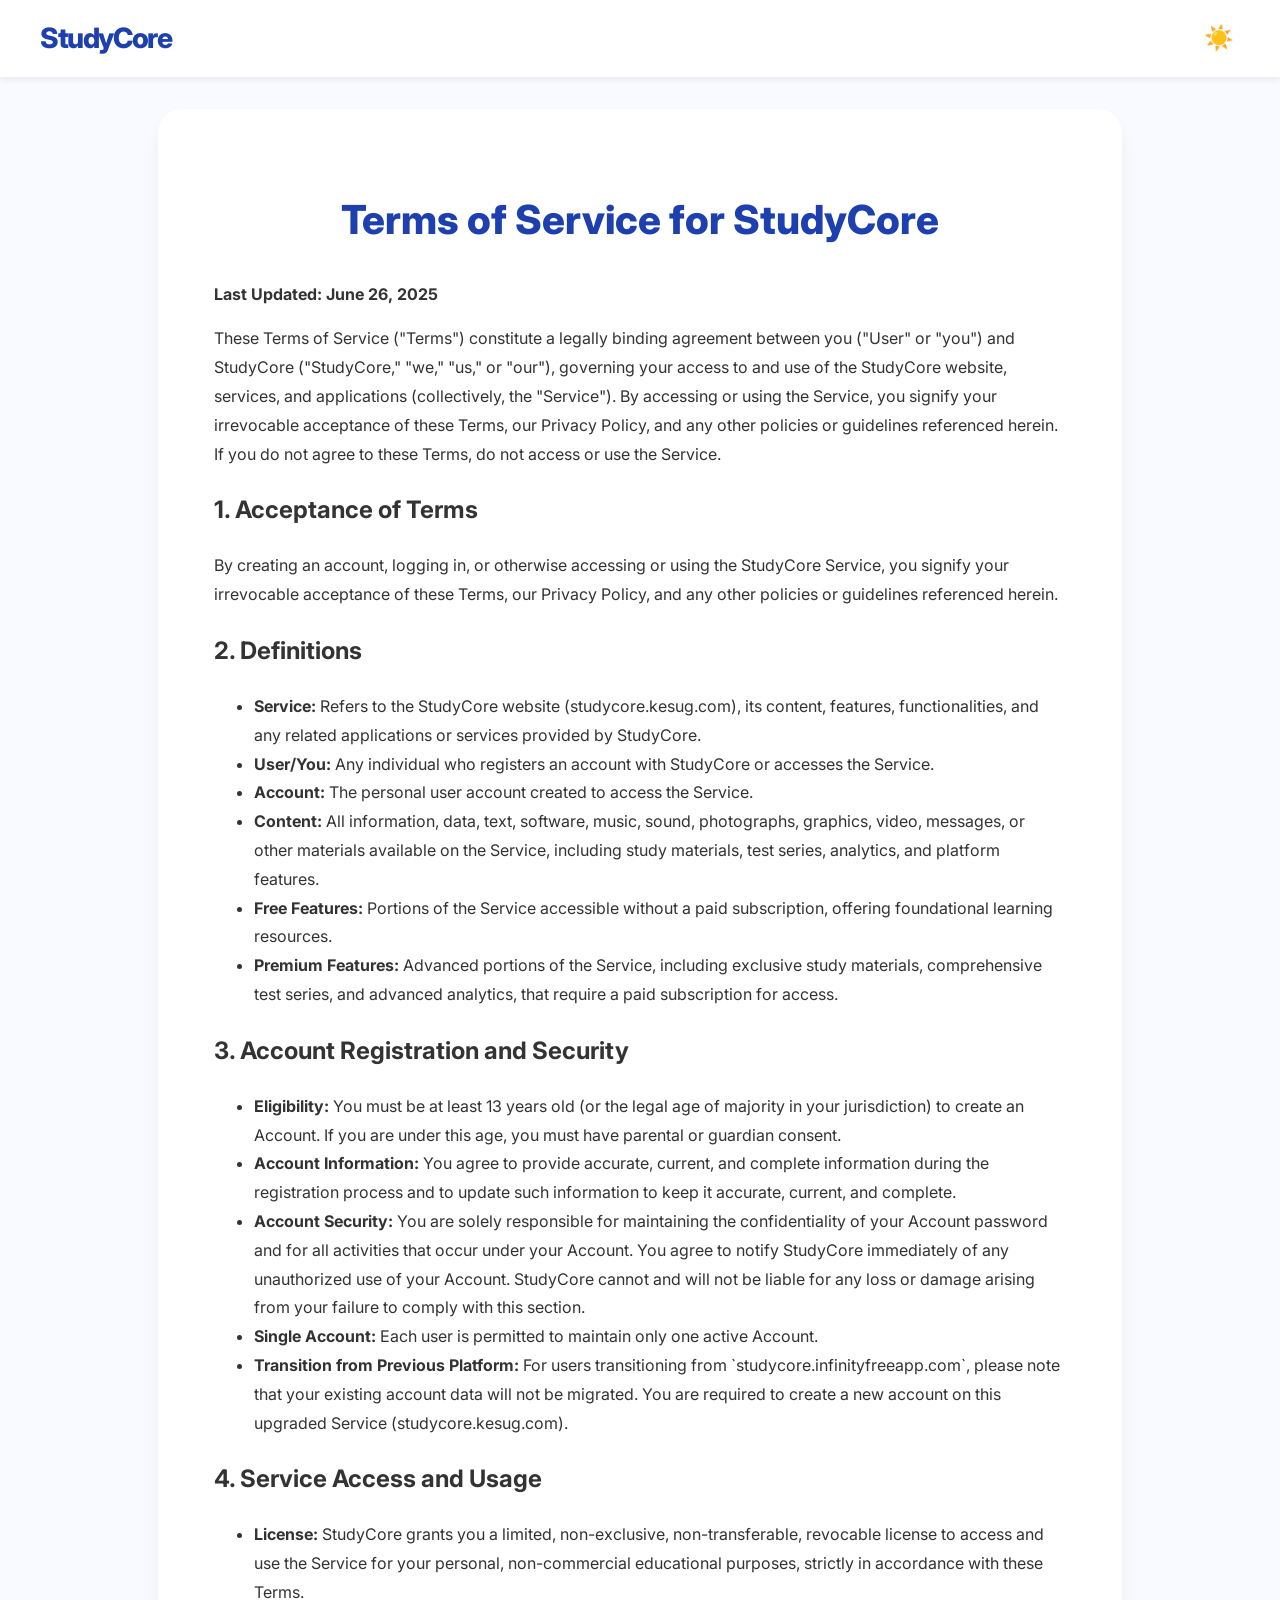
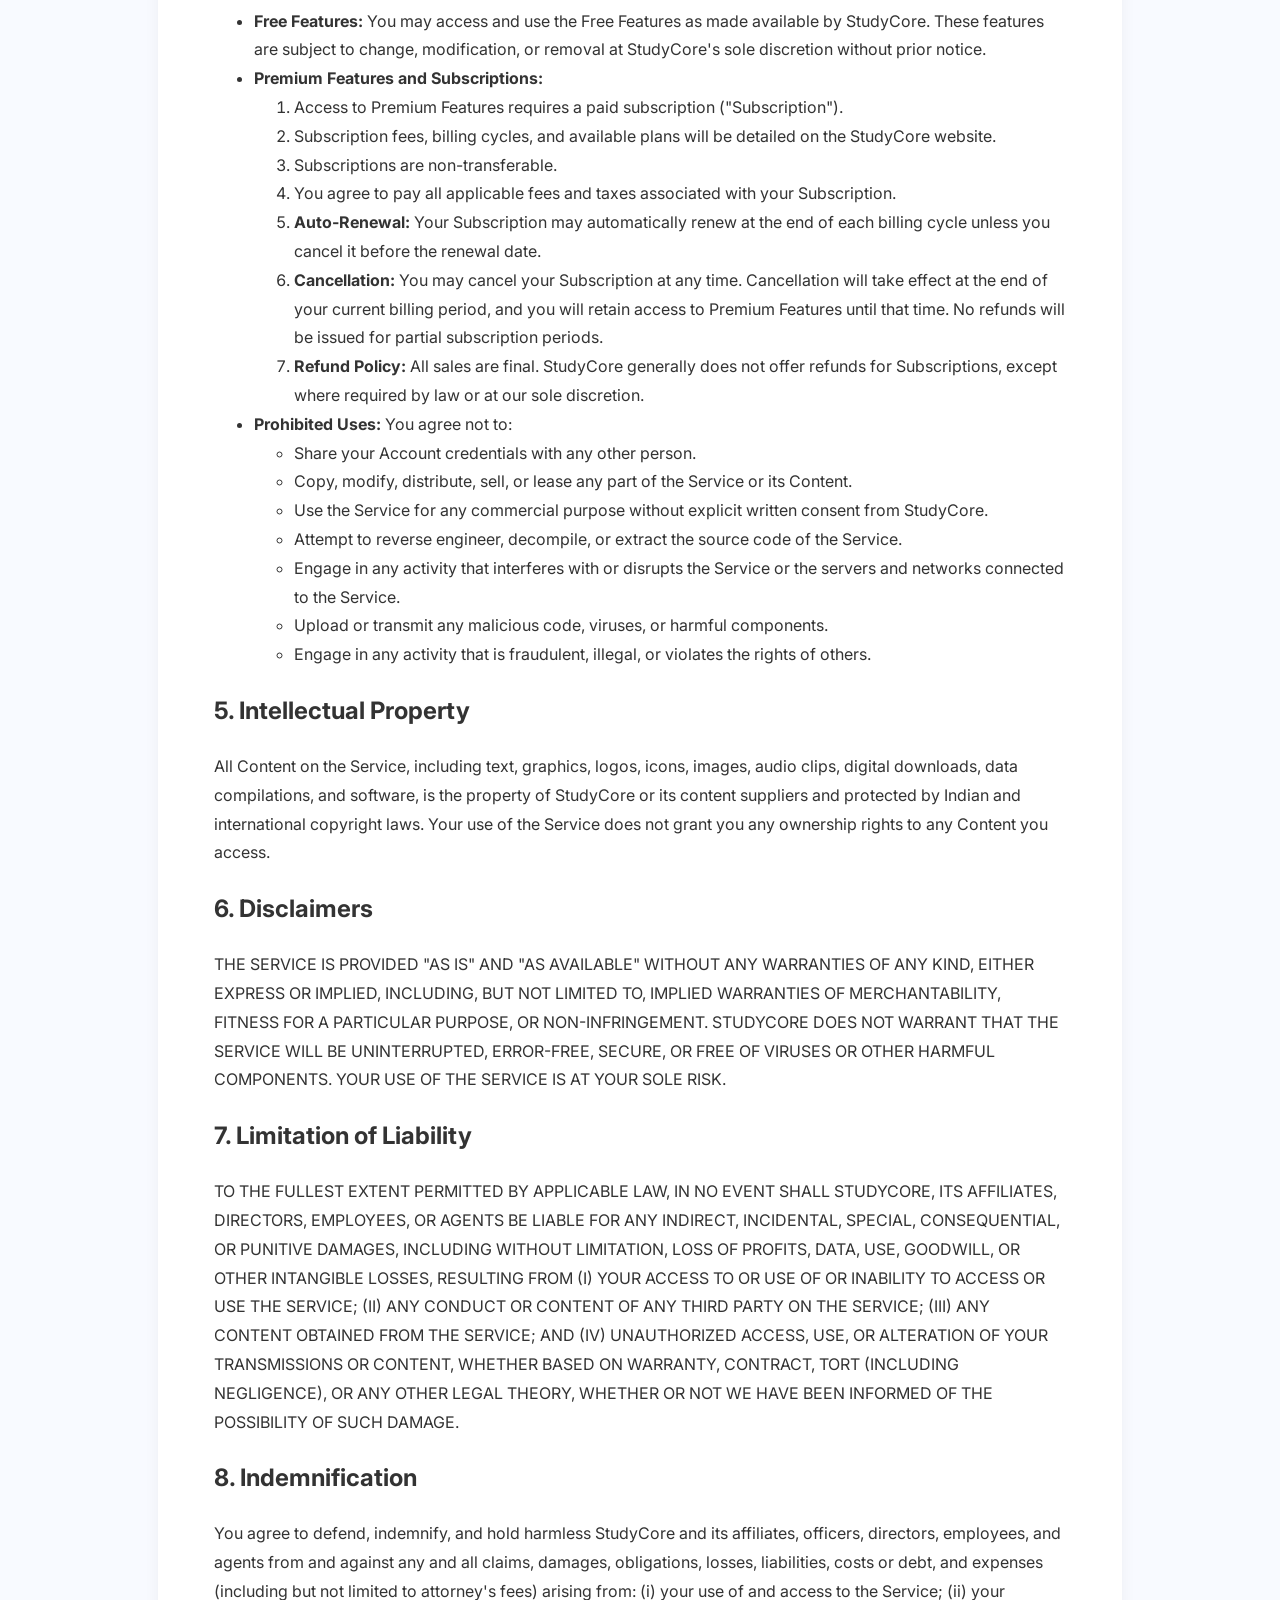
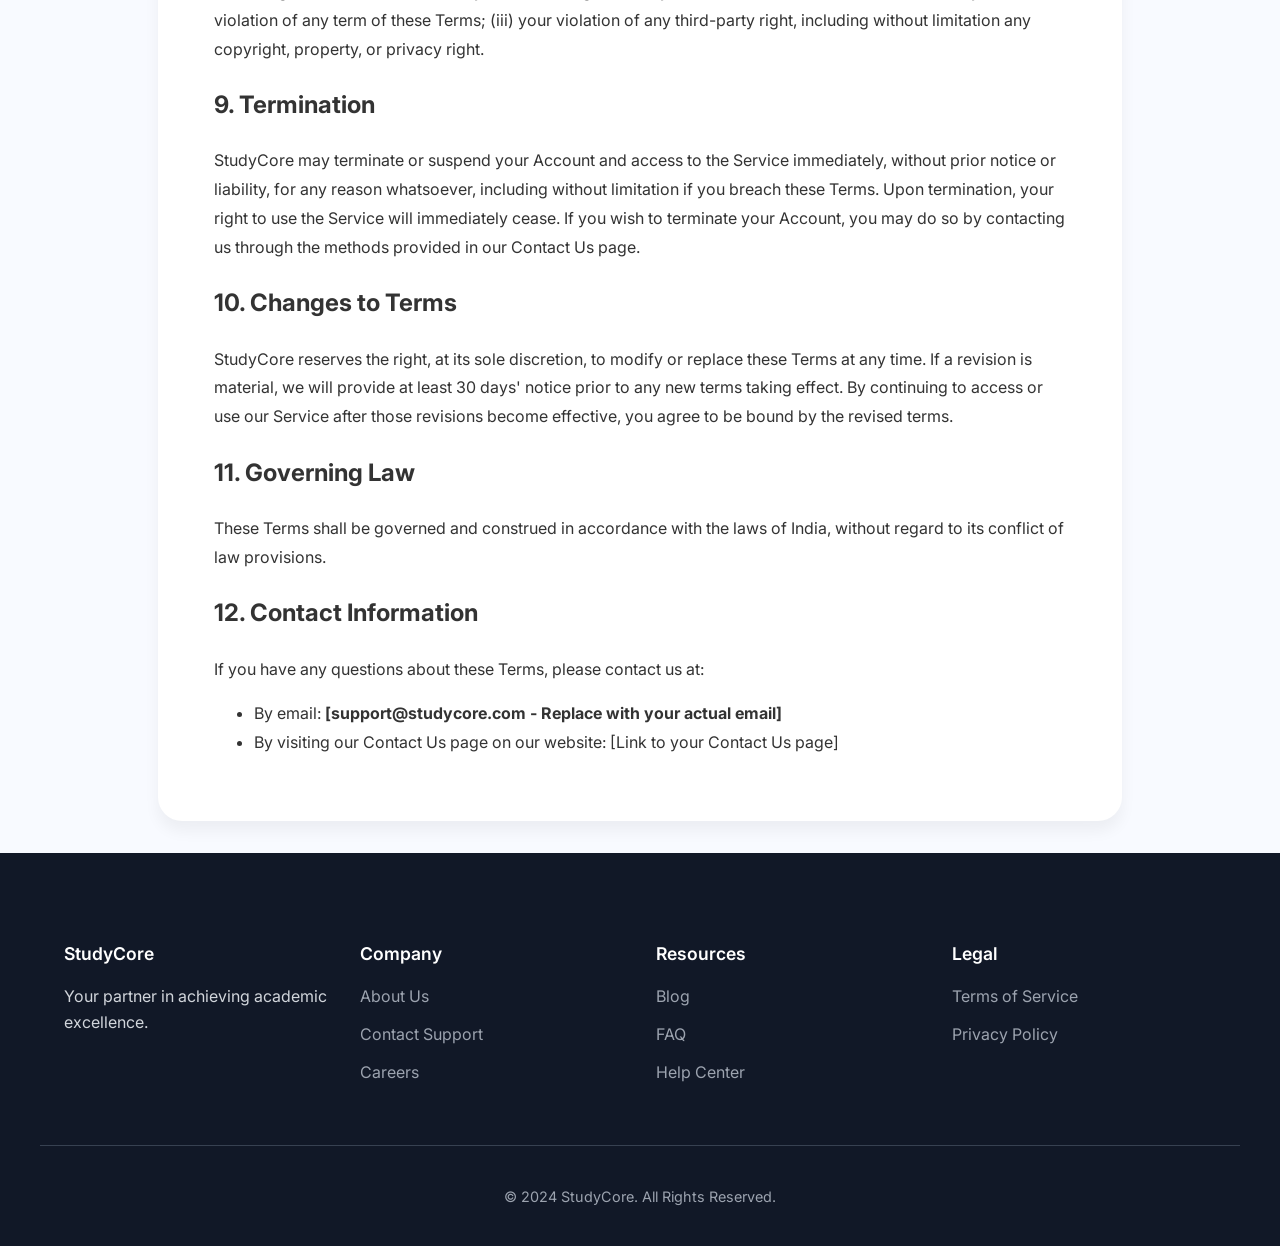
<file: help/termsofservice.html>
<!DOCTYPE html>
<html lang="en">
<head>
    <meta charset="UTF-8">
    <meta name="viewport" content="width=device-width, initial-scale=1.0">
    <title>StudyCore - Terms of Service</title>
    
    <!-- Google Fonts: Inter -->
    <link href="https://fonts.googleapis.com/css2?family=Inter:wght@400;500;600;700;800&display=swap" rel="stylesheet">
     <link rel="stylesheet" href="../CSS/basicstyle.css">
</head>
<body>

    <!-- Navigation Bar (simplified for policy page, focusing on brand and dark mode) -->
    <nav class="navbar">
        <div class="container navbar-content">
            <a href="index.html" class="navbar-brand">StudyCore</a>
            <div class="navbar-links">
                <!-- Removed direct navigation links as this is a specific policy page -->
                <button id="darkModeToggle" class="dark-mode-toggle" aria-label="Toggle dark mode">☀️</button>
            </div>
        </div>
    </nav>

    <main class="policy-content">
        <div class="container">
           <!-- <div class="legal-disclaimer">
                <strong>Disclaimer:</strong> This Terms of Service document is a general template for informational purposes only. It is not legally binding and **must be reviewed and adapted by a qualified legal professional** to ensure compliance with all applicable laws and regulations in your jurisdiction (e.g., India).
            </div>-->

            <h1>Terms of Service for StudyCore</h1>
            <p><strong>Last Updated: June 26, 2025</strong></p>

            <p>These Terms of Service ("Terms") constitute a legally binding agreement between you ("User" or "you") and StudyCore ("StudyCore," "we," "us," or "our"), governing your access to and use of the StudyCore website, services, and applications (collectively, the "Service"). By accessing or using the Service, you signify your irrevocable acceptance of these Terms, our Privacy Policy, and any other policies or guidelines referenced herein. If you do not agree to these Terms, do not access or use the Service.</p>

            <h2>1. Acceptance of Terms</h2>
            <p>By creating an account, logging in, or otherwise accessing or using the StudyCore Service, you signify your irrevocable acceptance of these Terms, our Privacy Policy, and any other policies or guidelines referenced herein.</p>

            <h2>2. Definitions</h2>
            <ul>
                <li><strong>Service:</strong> Refers to the StudyCore website (studycore.kesug.com), its content, features, functionalities, and any related applications or services provided by StudyCore.</li>
                <li><strong>User/You:</strong> Any individual who registers an account with StudyCore or accesses the Service.</li>
                <li><strong>Account:</strong> The personal user account created to access the Service.</li>
                <li><strong>Content:</strong> All information, data, text, software, music, sound, photographs, graphics, video, messages, or other materials available on the Service, including study materials, test series, analytics, and platform features.</li>
                <li><strong>Free Features:</strong> Portions of the Service accessible without a paid subscription, offering foundational learning resources.</li>
                <li><strong>Premium Features:</strong> Advanced portions of the Service, including exclusive study materials, comprehensive test series, and advanced analytics, that require a paid subscription for access.</li>
            </ul>

            <h2>3. Account Registration and Security</h2>
            <ul>
                <li><strong>Eligibility:</strong> You must be at least 13 years old (or the legal age of majority in your jurisdiction) to create an Account. If you are under this age, you must have parental or guardian consent.</li>
                <li><strong>Account Information:</strong> You agree to provide accurate, current, and complete information during the registration process and to update such information to keep it accurate, current, and complete.</li>
                <li><strong>Account Security:</strong> You are solely responsible for maintaining the confidentiality of your Account password and for all activities that occur under your Account. You agree to notify StudyCore immediately of any unauthorized use of your Account. StudyCore cannot and will not be liable for any loss or damage arising from your failure to comply with this section.</li>
                <li><strong>Single Account:</strong> Each user is permitted to maintain only one active Account.</li>
                <li><strong>Transition from Previous Platform:</strong> For users transitioning from `studycore.infinityfreeapp.com`, please note that your existing account data will not be migrated. You are required to create a new account on this upgraded Service (studycore.kesug.com).</li>
            </ul>

            <h2>4. Service Access and Usage</h2>
            <ul>
                <li><strong>License:</strong> StudyCore grants you a limited, non-exclusive, non-transferable, revocable license to access and use the Service for your personal, non-commercial educational purposes, strictly in accordance with these Terms.</li>
                <li><strong>Free Features:</strong> You may access and use the Free Features as made available by StudyCore. These features are subject to change, modification, or removal at StudyCore's sole discretion without prior notice.</li>
                <li><strong>Premium Features and Subscriptions:</strong>
                    <ol>
                        <li>Access to Premium Features requires a paid subscription ("Subscription").</li>
                        <li>Subscription fees, billing cycles, and available plans will be detailed on the StudyCore website.</li>
                        <li>Subscriptions are non-transferable.</li>
                        <li>You agree to pay all applicable fees and taxes associated with your Subscription.</li>
                        <li><strong>Auto-Renewal:</strong> Your Subscription may automatically renew at the end of each billing cycle unless you cancel it before the renewal date.</li>
                        <li><strong>Cancellation:</strong> You may cancel your Subscription at any time. Cancellation will take effect at the end of your current billing period, and you will retain access to Premium Features until that time. No refunds will be issued for partial subscription periods.</li>
                        <li><strong>Refund Policy:</strong> All sales are final. StudyCore generally does not offer refunds for Subscriptions, except where required by law or at our sole discretion.</li>
                    </ol>
                </li>
                <li><strong>Prohibited Uses:</strong> You agree not to:
                    <ul>
                        <li>Share your Account credentials with any other person.</li>
                        <li>Copy, modify, distribute, sell, or lease any part of the Service or its Content.</li>
                        <li>Use the Service for any commercial purpose without explicit written consent from StudyCore.</li>
                        <li>Attempt to reverse engineer, decompile, or extract the source code of the Service.</li>
                        <li>Engage in any activity that interferes with or disrupts the Service or the servers and networks connected to the Service.</li>
                        <li>Upload or transmit any malicious code, viruses, or harmful components.</li>
                        <li>Engage in any activity that is fraudulent, illegal, or violates the rights of others.</li>
                    </ul>
                </li>
            </ul>

            <h2>5. Intellectual Property</h2>
            <p>All Content on the Service, including text, graphics, logos, icons, images, audio clips, digital downloads, data compilations, and software, is the property of StudyCore or its content suppliers and protected by Indian and international copyright laws. Your use of the Service does not grant you any ownership rights to any Content you access.</p>

            <h2>6. Disclaimers</h2>
            <p>THE SERVICE IS PROVIDED "AS IS" AND "AS AVAILABLE" WITHOUT ANY WARRANTIES OF ANY KIND, EITHER EXPRESS OR IMPLIED, INCLUDING, BUT NOT LIMITED TO, IMPLIED WARRANTIES OF MERCHANTABILITY, FITNESS FOR A PARTICULAR PURPOSE, OR NON-INFRINGEMENT. STUDYCORE DOES NOT WARRANT THAT THE SERVICE WILL BE UNINTERRUPTED, ERROR-FREE, SECURE, OR FREE OF VIRUSES OR OTHER HARMFUL COMPONENTS. YOUR USE OF THE SERVICE IS AT YOUR SOLE RISK.</p>

            <h2>7. Limitation of Liability</h2>
            <p>TO THE FULLEST EXTENT PERMITTED BY APPLICABLE LAW, IN NO EVENT SHALL STUDYCORE, ITS AFFILIATES, DIRECTORS, EMPLOYEES, OR AGENTS BE LIABLE FOR ANY INDIRECT, INCIDENTAL, SPECIAL, CONSEQUENTIAL, OR PUNITIVE DAMAGES, INCLUDING WITHOUT LIMITATION, LOSS OF PROFITS, DATA, USE, GOODWILL, OR OTHER INTANGIBLE LOSSES, RESULTING FROM (I) YOUR ACCESS TO OR USE OF OR INABILITY TO ACCESS OR USE THE SERVICE; (II) ANY CONDUCT OR CONTENT OF ANY THIRD PARTY ON THE SERVICE; (III) ANY CONTENT OBTAINED FROM THE SERVICE; AND (IV) UNAUTHORIZED ACCESS, USE, OR ALTERATION OF YOUR TRANSMISSIONS OR CONTENT, WHETHER BASED ON WARRANTY, CONTRACT, TORT (INCLUDING NEGLIGENCE), OR ANY OTHER LEGAL THEORY, WHETHER OR NOT WE HAVE BEEN INFORMED OF THE POSSIBILITY OF SUCH DAMAGE.</p>

            <h2>8. Indemnification</h2>
            <p>You agree to defend, indemnify, and hold harmless StudyCore and its affiliates, officers, directors, employees, and agents from and against any and all claims, damages, obligations, losses, liabilities, costs or debt, and expenses (including but not limited to attorney's fees) arising from: (i) your use of and access to the Service; (ii) your violation of any term of these Terms; (iii) your violation of any third-party right, including without limitation any copyright, property, or privacy right.</p>

            <h2>9. Termination</h2>
            <p>StudyCore may terminate or suspend your Account and access to the Service immediately, without prior notice or liability, for any reason whatsoever, including without limitation if you breach these Terms. Upon termination, your right to use the Service will immediately cease. If you wish to terminate your Account, you may do so by contacting us through the methods provided in our Contact Us page.</p>

            <h2>10. Changes to Terms</h2>
            <p>StudyCore reserves the right, at its sole discretion, to modify or replace these Terms at any time. If a revision is material, we will provide at least 30 days' notice prior to any new terms taking effect. By continuing to access or use our Service after those revisions become effective, you agree to be bound by the revised terms.</p>

            <h2>11. Governing Law</h2>
            <p>These Terms shall be governed and construed in accordance with the laws of India, without regard to its conflict of law provisions.</p>

            <h2>12. Contact Information</h2>
            <p>If you have any questions about these Terms, please contact us at:</p>
            <ul>
                <li>By email: <strong>[support@studycore.com - Replace with your actual email]</strong></li>
                <li>By visiting our Contact Us page on our website: [Link to your Contact Us page]</li>
            </ul>
        </div>
    </main>

    <!-- Footer (consistent with other pages) -->
    <footer class="main-footer">
        <div class="container">
            <div class="footer-grid">
                <div>
                    <h4>StudyCore</h4>
                    <p>Your partner in achieving academic excellence.</p>
                </div>
                <div>
                    <h4>Company</h4>
                    <ul>
                        <li><a href="about.html">About Us</a></li>
                        <li><a href="contact.html">Contact Support</a></li>
                        <li><a href="careers.html">Careers</a></li>
                    </ul>
                </div>
                <div>
                    <h4>Resources</h4>
                    <ul>
                        <li><a href="blog.html">Blog</a></li>
                        <li><a href="faq.html">FAQ</a></li>
                        <li><a href="help.html">Help Center</a></li>
                    </ul>
                </div>
                <div>
                    <h4>Legal</h4>
                    <ul>
                        <li><a href="termsofservice.html">Terms of Service</a></li>
                        <li><a href="privacypolicy.html">Privacy Policy</a></li>
                    </ul>
                </div>
            </div>
            <div class="footer-bottom">
                <p>© 2024 StudyCore. All Rights Reserved.</p>
            </div>
        </div>
    </footer>

   <script src="../JS/script.js"></script>
</body>
</html>
</file>
<file: CSS/basicstyle.css>
/* =======================
   1. CSS Variables (Light & Dark)
   ======================= */
:root {
    --bg-color: #f8faff;
    --text-color: #333;
    --header-bg-start: #3b82f6;
    --header-bg-end: #93c5fd;
    --nav-bg: #fff;
    --nav-shadow: 0 4px 6px rgba(0, 0, 0, 0.05);
    --nav-text: #4b5563;
    --nav-hover-text: #2563eb;
    --primary-button-bg: #2563eb;
    --primary-button-hover-bg: #1d4ed8;
    --secondary-button-border: #d1d5db;
    --secondary-button-text: #374151;
    --secondary-button-hover-bg: #f9fafb;
    --hero-text: #fff;
    --hero-button-bg: #fff;
    --hero-button-text: #1d4ed8;
    --hero-button-hover-bg: #eff6ff;
    --section-bg: #fff;
    --section-shadow: 0 10px 15px rgba(0, 0, 0, 0.05);
    --section-heading: #1e40af;
    --card-shadow: 0 4px 6px rgba(0, 0, 0, 0.05);
    --card-hover-shadow: 0 10px 15px rgba(0, 0, 0, 0.1);
    --card-bg-blue: #eff6ff;
    --card-bg-green: #f0fdf4;
    --card-bg-purple: #faf5ff;
    --card-heading-blue: #1e40af;
    --card-heading-green: #14532d;
    --card-heading-purple: #5b21b6;
    --card-icon-blue: #2563eb;
    --card-icon-green: #16a34a;
    --card-icon-purple: #7c3aed;
    --card-text: #4b5563;
    --cta-bg: #1d4ed8;
    --cta-text: #fff;
    --footer-bg: #111827;
    --footer-heading: #fff;
    --footer-text: #d1d5db;
    --footer-link: #9ca3af;
    --footer-link-hover: #fff;
    --footer-border-color: #374151;

    /* Content/Policy/Help/FAQ/About/Careers/Blog Variables */
    --content-heading-color: #1e40af;
    --content-subheading-color: #2563eb;
    --content-link-color: #2563eb;
    --content-link-hover-color: #1d4ed8;
    --content-border-color: #e5e7eb;
}

/* Dark Mode Variables */
body.dark-mode {
    --bg-color: #111827;
    --text-color: #d1d5db;
    --header-bg-start: #1f2937;
    --header-bg-end: #374151;
    --nav-bg: #1f2937;
    --nav-shadow: 0 4px 6px rgba(0, 0, 0, 0.2);
    --nav-text: #d1d5db;
    --nav-hover-text: #60a5fa;
    --primary-button-bg: #3b82f6;
    --primary-button-hover-bg: #2563eb;
    --secondary-button-border: #4b5563;
    --secondary-button-text: #d1d5db;
    --secondary-button-hover-bg: #374151;
    --section-bg: #1f2937;
    --section-shadow: 0 10px 15px rgba(0, 0, 0, 0.2);
    --section-heading: #60a5fa;
    --card-bg-blue: #374151;
    --card-bg-green: #16221c;
    --card-bg-purple: #2c213d;
    --card-heading-blue: #93c5fd;
    --card-heading-green: #86efac;
    --card-heading-purple: #c4b5fd;
    --card-icon-blue: #60a5fa;
    --card-icon-green: #4ade80;
    --card-icon-purple: #a78bfa;
    --card-text: #9ca3af;
    --cta-bg: #3b82f6;
    --cta-text: #fff;
    --footer-bg: #000;
    --footer-heading: #e5e7eb;
    --footer-text: #9ca3af;
    --footer-link: #6b7280;
    --footer-link-hover: #e5e7eb;
    --footer-border-color: #4b5563;

    /* Content/Policy/Help/FAQ/About/Careers/Blog Variables (Dark) */
    --content-heading-color: #60a5fa;
    --content-subheading-color: #93c5fd;
    --content-link-color: #60a5fa;
    --content-link-hover-color: #93c5fd;
    --content-border-color: #374151;
}

/* =======================
   2. Global Styles
   ======================= */
html { scroll-behavior: smooth; }
body {
    font-family: 'Inter', sans-serif;
    background-color: var(--bg-color);
    color: var(--text-color);
    margin: 0;
    padding: 0;
    line-height: 1.6;
    transition: background-color 0.3s ease, color 0.3s ease;
}
.container {
    max-width: 1200px;
    margin-left: auto;
    margin-right: auto;
    padding-left: 1.5rem;
    padding-right: 1.5rem;
}

/* =======================
   3. Navigation Bar
   ======================= */
.navbar {
    background-color: var(--nav-bg);
    box-shadow: var(--nav-shadow);
    padding: 1rem 0;
    position: sticky;
    top: 0; /* Changed for better stickiness */
    z-index: 50;
    transition: background-color 0.3s ease;
}
.navbar-content { display: flex; justify-content: space-between; align-items: center; }
.navbar-brand { font-size: 1.75rem; font-weight: 800; color: var(--section-heading); letter-spacing: -0.05em; text-decoration: none; }
.navbar-links { display: flex; align-items: center; gap: 0.5rem; }
.navbar-links a { color: var(--nav-text); text-decoration: none; font-weight: 500; transition: color 0.3s ease, background-color 0.3s ease; padding: 0.5rem 0.75rem; border-radius: 0.25rem; }
.navbar-links a:hover { color: var(--nav-hover-text); background-color: rgba(0,0,0,0.05); }
body.dark-mode .navbar-links a:hover { background-color: rgba(255,255,255,0.1); }
.navbar-links .btn { font-weight: 600; padding: 0.5rem 1.25rem; border-radius: 9999px; box-shadow: 0 1px 2px rgba(0, 0, 0, 0.05); transform: scale(1); transition: all 0.3s ease; text-decoration: none; display: inline-block; }
.navbar-links .btn-primary { background-color: var(--primary-button-bg); color: #fff; border: 1px solid transparent; }
.navbar-links .btn-primary:hover { background-color: var(--primary-button-hover-bg); transform: scale(1.05); }
.navbar-links .btn-secondary { border: 1px solid var(--secondary-button-border); color: var(--secondary-button-text); background-color: transparent; }
.navbar-links .btn-secondary:hover { background-color: var(--secondary-button-hover-bg); }

.nav-controls { display: flex; align-items: center; gap: 1rem; }
.dark-mode-toggle { background: none; border: none; font-size: 1.5rem; cursor: pointer; color: var(--nav-text); transition: color 0.3s ease; line-height: 1; }
.dark-mode-toggle:hover { color: var(--nav-hover-text); }


/* =======================
   4. Hero Section (Home)
   ======================= */
.hero-section {
    background-image: linear-gradient(to right bottom, var(--header-bg-start), var(--header-bg-end));
    color: var(--hero-text);
    padding: 5rem 0 8rem 0;
    border-radius: 1.5rem;
    box-shadow: var(--section-shadow);
    max-width: 1200px;
    margin: 1rem auto 0 auto;
    text-align: center;
}
.hero-section h1 { font-size: 3.5rem; font-weight: 800; line-height: 1.2; margin-bottom: 1.5rem; }
.hero-section p { font-size: 1.25rem; margin-bottom: 2rem; opacity: 0.9; max-width: 700px; margin-left: auto; margin-right: auto; }
.hero-section .hero-btn { background-color: var(--hero-button-bg); color: var(--hero-button-text); font-weight: 700; padding: 0.75rem 2rem; border-radius: 9999px; box-shadow: 0 4px 6px rgba(0, 0, 0, 0.1); font-size: 1.125rem; transform: scale(1); transition: all 0.3s ease; text-decoration: none; }
.hero-section .hero-btn:hover { transform: scale(1.05); background-color: var(--hero-button-hover-bg); }

/* =======================
   5. Main Content & Sections (for index.html)
   ======================= */
.main-content { padding-top: 2rem; }
.page-section { background-color: var(--section-bg); padding: 4rem 1.5rem; border-radius: 1.5rem; box-shadow: var(--section-shadow); max-width: 1200px; margin: 2rem auto; text-align: center; }
.page-section h2 { font-size: 2.5rem; font-weight: 800; color: var(--section-heading); margin-bottom: 3rem; }
.page-section p { color: var(--card-text); line-height: 1.625; font-size: 1.125rem; max-width: 800px; margin-left: auto; margin-right: auto; }
.page-section p + p { margin-top: 1rem; }

/* =======================
   6. Feature Cards (Home)
   ======================= */
.feature-cards { display: grid; grid-template-columns: repeat(auto-fit, minmax(280px, 1fr)); gap: 1.5rem; }
.feature-card { padding: 2rem; border-radius: 1rem; box-shadow: var(--card-shadow); transition: all 0.3s ease; transform: translateY(0); text-align: left; }
.feature-card:hover { box-shadow: var(--card-hover-shadow); transform: translateY(-0.5rem); }
.feature-card .icon-container { margin-bottom: 1.25rem; display: flex; justify-content: center; }
.feature-card svg { width: 3rem; height: 3rem; }
.feature-card h3 { font-size: 1.25rem; font-weight: 700; margin-bottom: 0.75rem; text-align: center; }
.feature-card p { color: var(--card-text); line-height: 1.625; text-align: center; }
.feature-card.blue-bg { background-color: var(--card-bg-blue); }
.feature-card.blue-bg h3 { color: var(--card-heading-blue); }
.feature-card.blue-bg svg { color: var(--card-icon-blue); }
.feature-card.green-bg { background-color: var(--card-bg-green); }
.feature-card.green-bg h3 { color: var(--card-heading-green); }
.feature-card.green-bg svg { color: var(--card-icon-green); }
.feature-card.purple-bg { background-color: var(--card-bg-purple); }
.feature-card.purple-bg h3 { color: var(--card-heading-purple); }
.feature-card.purple-bg svg { color: var(--card-icon-purple); }
.font-semibold { font-weight: 600; }
.font-semibold.text-purple-700 { color: #6b21a8; }
body.dark-mode .font-semibold.text-purple-700 { color: #a78bfa; }

/* =======================
   7. CTA Section (Home)
   ======================= */
.cta-section { background-color: var(--cta-bg); color: var(--cta-text); padding: 4rem 1.5rem; max-width: 1200px; margin: 2rem auto; border-radius: 1.5rem; text-align: center; }
.cta-section h2 { font-size: 2.25rem; font-weight: 800; margin-bottom: 1rem; }
.cta-section p { font-size: 1.25rem; margin-bottom: 2rem; opacity: 0.9; }
.cta-section .cta-btn { background-color: var(--hero-button-bg); color: var(--hero-button-text); font-weight: 700; padding: 0.75rem 2rem; border-radius: 9999px; font-size: 1.125rem; text-decoration: none; transition: all 0.3s ease; }
.cta-section .cta-btn:hover { transform: scale(1.05); background-color: var(--hero-button-hover-bg); }

/* =======================
   8. Shared Content Styles (for all inner pages)
   ======================= */
.help-center-content, .faq-content, .about-content, .policy-content, .contact-content, .blog-content, .careers-content {
    background-color: var(--section-bg);
    padding: 3rem 2rem;
    border-radius: 1.5rem;
    box-shadow: var(--section-shadow);
    max-width: 900px; 
    margin: 2rem auto;
    line-height: 1.8;
    text-align: left;
}
.help-center-content h1, .faq-content h1, .about-content h1, .policy-content h1, .contact-content h1, .blog-content h1, .careers-content h1 {
    font-size: 2.5rem;
    font-weight: 800;
    color: var(--content-heading-color);
    margin-bottom: 1.5rem;
    text-align: center;
}
/* ... Other shared styles ... */

/* =======================
   13. Footer (All Pages)
   ======================= */
.main-footer {
    background-color: var(--footer-bg);
    color: var(--footer-text);
    padding-top: 4rem;
    margin-top: 2rem;
}
.footer-grid {
    display: grid;
    grid-template-columns: repeat(auto-fit, minmax(200px, 1fr));
    gap: 2rem;
    margin-bottom: 3rem;
    text-align: left;
    max-width: 1200px;
    margin-left: auto;
    margin-right: auto;
    padding: 0 1.5rem;
}
.footer-grid h4 { color: var(--footer-heading); font-size: 1.1rem; font-weight: 600; margin-bottom: 1rem; }
.footer-grid ul { list-style: none; padding: 0; margin: 0; }
.footer-grid ul li { margin-bottom: 0.75rem; }
.footer-grid ul a { color: var(--footer-link); text-decoration: none; transition: color 0.3s ease; }
.footer-grid ul a:hover { color: var(--footer-link-hover); }
.footer-bottom { text-align: center; padding: 1.5rem 0; border-top: 1px solid var(--footer-border-color); font-size: 0.9rem; color: var(--footer-link); }


/* ==================================
   14. Mobile Navigation (Hamburger Menu)
   ================================== */
.menu-toggle {
    display: none; /* Hidden by default on desktop */
    background: none;
    border: none;
    cursor: pointer;
    padding: 0.5rem;
    z-index: 1001; /* Ensure it's above other nav elements */
}
.hamburger-icon {
    position: relative;
    display: block;
    width: 24px;
    height: 2px;
    background-color: var(--text-color);
    transition: all 0.2s ease-in-out;
}
.hamburger-icon::before,
.hamburger-icon::after {
    content: '';
    position: absolute;
    width: 24px;
    height: 2px;
    background-color: var(--text-color);
    transition: all 0.2s ease-in-out;
    left: 0;
}
.hamburger-icon::before { transform: translateY(-8px); }
.hamburger-icon::after { transform: translateY(8px); }
/* Animate hamburger to 'X' */
.menu-toggle.active .hamburger-icon { background-color: transparent; }
.menu-toggle.active .hamburger-icon::before { transform: rotate(45deg); }
.menu-toggle.active .hamburger-icon::after { transform: rotate(-45deg); }

/* =======================
   15. Responsive Styles
   ======================= */
@media (max-width: 900px) {
    /* **MODIFIED**: Adjust navbar layout for mobile */
    .navbar-content {
        flex-wrap: wrap; /* Allow items to wrap */
    }
    
    .navbar-links {
        /* Hide menu off-screen by default */
        position: fixed;
        top: 65px; /* Adjust based on navbar height */
        left: -100%;
        width: 100%;
        height: calc(100vh - 65px);
        background-color: var(--nav-bg);
        flex-direction: column;
        justify-content: center;
        align-items: center;
        gap: 2rem;
        transition: left 0.3s ease-in-out;
        z-index: 1000;
        padding-bottom: 4rem; /* Space for buttons */
    }
    
    /* **NEW**: Active state for mobile menu */
    .navbar-links.nav-active {
        left: 0;
    }

    .navbar-links a {
        font-size: 1.25rem;
        text-align: center;
        width: 80%;
    }

    .navbar-links .btn {
        font-size: 1.1rem;
        padding: 0.75rem 1.5rem;
        width: 80%;
        text-align: center;
    }
    
    /* Show the menu toggle on mobile */
    .menu-toggle {
        display: block; /* Show the button */
    }

    .nav-controls {
        /* Ensure controls are on the right */
        margin-left: auto;
    }
    
    /* General Responsive Adjustments */
    .hero-section h1 { font-size: 2.5rem; }
    .hero-section p { font-size: 1rem; }
    .page-section h2 { font-size: 2rem; }
    .footer-grid { text-align: center; }
}

@media (max-width: 767px) {
    .container {
        padding-left: 1rem;
        padding-right: 1rem;
    }
    .hero-section {
        padding: 4rem 1rem 6rem 1rem;
    }
    .page-section {
        padding: 3rem 1rem;
    }
    .cta-section {
        padding: 3rem 1rem;
    }
    .cta-section h2 {
        font-size: 1.75rem;
    }
}
</file>
